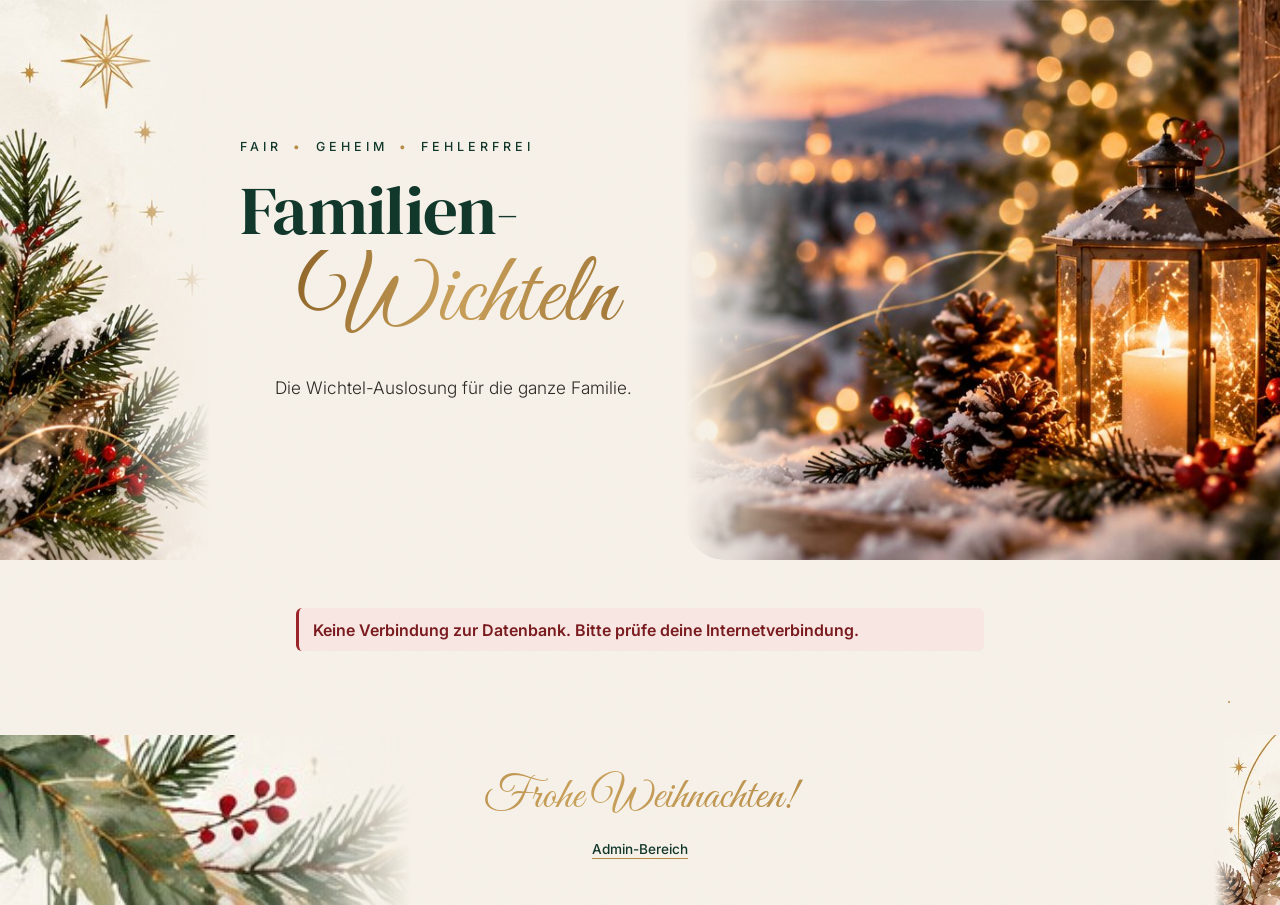
<file: index.html>
<!DOCTYPE html>
<html lang="de">
<head>
  <meta charset="UTF-8">
  <meta name="viewport" content="width=device-width, initial-scale=1">
  <meta name="robots" content="noindex, nofollow">
  <meta name="referrer" content="no-referrer">
  <title>Familien-Wichteln</title>
  <link rel="preconnect" href="https://fonts.googleapis.com">
  <link rel="preconnect" href="https://fonts.gstatic.com" crossorigin>
  <link href="https://fonts.googleapis.com/css2?family=DM+Serif+Display:ital@0;1&family=Great+Vibes&family=Inter:wght@300;400;500;600&display=swap" rel="stylesheet">
  <link rel="stylesheet" href="style.css">
</head>
<body>
  <div class="funkeln" aria-hidden="true"></div>

  <header class="kopf">
    <img class="kopf-zweig" src="bilder/zweig-sterne.jpg" alt="" aria-hidden="true">
    <div class="kopf-text">
      <p class="eyebrow">Fair <span>•</span> Geheim <span>•</span> Fehlerfrei</p>
      <h1>Familien-<span class="skript">Wichteln</span></h1>
      <p class="untertitel">Die Wichtel-Auslosung für die ganze Familie.</p>
    </div>
    <div class="kopf-bild">
      <img src="bilder/laterne.jpg" alt="Laterne mit Kerze vor einer verschneiten Winterlandschaft">
    </div>
  </header>

  <main>
    <!-- Allgemeine Meldungen -->
    <p id="meldung-global" class="meldung meldung-global" role="alert" hidden></p>

    <section id="ansicht-laden" class="karte">
      <p class="hinweis zentriert">🎄 Einen Moment, die Wichtel-Werkstatt öffnet ...</p>
    </section>

    <section id="ansicht-nicht-eingerichtet" class="karte" hidden>
      <h2>Noch nicht eingerichtet</h2>
      <p class="hinweis">
        Das Tool ist noch nicht mit der Datenbank verbunden. Trag in der Datei <code>config.js</code>
        die Supabase-Adresse und den Schlüssel ein. Wie das geht, steht in <code>EINRICHTUNG.md</code>.
      </p>
    </section>

    <!-- =====================================================
         Teilnehmer-Bereich (das ist die Seite hinter dem Einladungslink)
         ===================================================== -->
    <div id="teilnehmer-bereich" hidden>

      <!-- Regeln -->
      <section class="karte info-karte" aria-labelledby="tn-titel-regeln">
        <h2 id="tn-titel-regeln">Unsere Wichtel-Regeln</h2>
        <ul class="regeln">
          <li><span class="regel-symbol" aria-hidden="true"><svg viewBox="0 0 24 24"><rect x="3.5" y="9" width="17" height="11.5" rx="1"/><path d="M2.5 9h19v-3h-19z"/><path d="M12 6v14.5"/><path d="M12 6c-1.5-3.5-5.5-3.5-5.5-1S10 6 12 6zm0 0c1.5-3.5 5.5-3.5 5.5-1S14 6 12 6z"/></svg></span><span>Jede Person beschenkt <strong>genau eine</strong> andere Person und bekommt selbst <strong>genau ein</strong> Geschenk.</span></li>
          <li><span class="regel-symbol" aria-hidden="true"><svg viewBox="0 0 24 24"><circle cx="12" cy="8" r="3.5"/><path d="M5 20c.8-3.8 3.6-6 7-6s6.2 2.2 7 6"/><path d="M4 4l16 16"/></svg></span><span>Niemand kann sich selbst ziehen. Das prüft das Tool automatisch.</span></li>
          <li class="regel-budget"><span class="regel-symbol" aria-hidden="true"><svg viewBox="0 0 24 24"><circle cx="12" cy="12" r="8.5"/><path d="M15.5 8.5a4 4 0 1 0 0 7"/><path d="M8 10.8h5.5M8 13.2h5.5"/></svg></span><span>Budget: höchstens <strong class="budget-wert"></strong> pro Geschenk.</span></li>
          <li><span class="regel-symbol" aria-hidden="true"><svg viewBox="0 0 24 24"><rect x="5" y="10.5" width="14" height="10" rx="1.5"/><path d="M8 10.5V7.5a4 4 0 0 1 8 0v3"/><circle cx="12" cy="15.5" r="1.3"/></svg></span><span>Psst! Verrate niemandem, wen du beschenkst. Die Überraschung ist das Schönste.</span></li>
          <li><span class="regel-symbol" aria-hidden="true"><svg viewBox="0 0 24 24"><path d="M6 3.5h9l3.5 3.5v13.5H6z"/><path d="M15 3.5V7h3.5"/><path d="M9 11h6.5M9 14h6.5M9 17h4"/></svg></span><span>Jede Person darf bis zu <strong>3 Geschenkwünsche</strong> hinterlegen. Die Wünsche sind Anregungen, keine Pflicht.</span></li>
        </ul>
      </section>

      <!-- Anleitung -->
      <section class="karte info-karte" aria-labelledby="tn-titel-anleitung">
        <h2 id="tn-titel-anleitung">So funktioniert's</h2>
        <ol class="anleitung">
          <li><strong>Anmelden:</strong> Trag deinen Namen und bis zu 3 Geschenkwünsche ein.</li>
          <li><strong>Code merken:</strong> Du bekommst einen persönlichen Code. Dieses Gerät merkt ihn sich, schreib ihn dir aber zur Sicherheit auf.</li>
          <li><strong>Auslosung abwarten:</strong> Wenn alle angemeldet sind, startet die Organisatorin oder der Organisator die Auslosung.</li>
          <li><strong>Wichtel aufdecken:</strong> Öffne danach wieder diesen Link. Du siehst nur, wen <em>du</em> beschenkst, samt Wunschzettel. Niemand sonst sieht das.</li>
          <li><strong>Schenken:</strong> Geschenk im Budget besorgen, geheim halten und beim Wichteln überreichen. 🎄</li>
        </ol>
      </section>

      <!-- Neu hier: anmelden -->
      <section id="tn-anmelden" class="karte" hidden>
        <h2>Mach mit beim Wichteln!</h2>
        <p class="hinweis">Trag deinen Namen und bis zu 3 Geschenkwünsche ein. Danach bekommst du deinen persönlichen Code.</p>
        <form id="form-anmelden" autocomplete="off">
          <label class="feld">Dein Name
            <input id="anmelden-name" type="text" maxlength="40" placeholder="z. B. Oma Erika" required>
          </label>
          <div class="wunsch-felder">
            <label>1. Wunsch <input type="text" name="wunsch" maxlength="80" placeholder="z. B. ein gutes Buch"></label>
            <label>2. Wunsch <input type="text" name="wunsch" maxlength="80" placeholder="z. B. Kuschelsocken"></label>
            <label>3. Wunsch <input type="text" name="wunsch" maxlength="80" placeholder="z. B. Pralinen"></label>
          </div>
          <p id="meldung-anmelden" class="meldung" role="alert" hidden></p>
          <div class="aktionen">
            <button type="button" class="link-knopf zeige-code-login">Ich bin schon angemeldet</button>
            <button type="submit" class="knopf knopf-haupt">🎄 Anmelden</button>
          </div>
        </form>
      </section>

      <!-- Anmeldung geschlossen -->
      <section id="tn-geschlossen" class="karte" hidden>
        <h2>Die Auslosung ist schon gelaufen</h2>
        <p class="hinweis">Neue Anmeldungen sind nicht mehr möglich. Wenn du schon angemeldet bist, gib unten deinen persönlichen Code ein.</p>
      </section>

      <!-- Mit Code anmelden -->
      <section id="tn-code-login" class="karte" hidden>
        <h2>Mit deinem Code weiter</h2>
        <p class="hinweis">Den Code hast du bei deiner Anmeldung bekommen, z. B. <code>A1B2-C3D4-E5F6-7890</code>.</p>
        <form id="form-code" class="eingabezeile" autocomplete="off">
          <label for="eingabe-code" class="versteckt">Persönlicher Code</label>
          <input id="eingabe-code" type="text" maxlength="30" placeholder="Dein Code" autocapitalize="characters" spellcheck="false">
          <button type="submit" class="knopf">Weiter</button>
        </form>
        <p id="meldung-code" class="meldung" role="alert" hidden></p>
        <div class="aktionen">
          <button id="knopf-zur-anmeldung" type="button" class="link-knopf">Ich bin neu und möchte mich anmelden</button>
        </div>
      </section>

      <!-- Nach der Anmeldung: Code zeigen -->
      <section id="tn-neuer-code" class="karte" hidden>
        <h2>Geschafft, du bist dabei! 🎉</h2>
        <p class="hinweis">Das ist dein persönlicher Code. Dieses Gerät merkt ihn sich. Schreib ihn dir trotzdem auf, damit du dein Ergebnis auch auf einem anderen Gerät sehen kannst.</p>
        <p id="neuer-code" class="code-anzeige"></p>
        <div class="aktionen">
          <button id="knopf-code-link-kopieren" type="button" class="knopf knopf-dezent">🔗 Persönlichen Link kopieren</button>
          <button id="knopf-code-weiter" type="button" class="knopf knopf-haupt">Weiter</button>
        </div>
        <p class="klein">Gib den Code und deinen persönlichen Link an niemanden weiter.</p>
      </section>

      <!-- Angemeldet -->
      <section id="tn-ich" class="karte" hidden>
        <h2>Hallo <span id="ich-name"></span>! 👋</h2>

        <div id="ich-wartet">
          <p class="status-box">⏳ Die Auslosung hat noch nicht stattgefunden. Schau später wieder vorbei, dann erfährst du hier, wen du beschenkst.</p>
        </div>

        <div id="ich-ausgelost" hidden>
          <p class="hinweis">Die Auslosung ist fertig! Achte darauf, dass niemand mitschaut.</p>
          <div id="ich-verdeckt">
            <button id="knopf-aufdecken" class="knopf knopf-haupt knopf-gross" type="button">🎁 Meinen Wichtel aufdecken</button>
          </div>
          <div id="ich-aufgedeckt" class="aufgedeckt" hidden>
            <p class="geschenk-symbol" aria-hidden="true">🎁</p>
            <p>Du beschenkst:</p>
            <p id="ich-empfaenger" class="empfaenger"></p>
            <div class="wunschzettel">
              <p class="wunschzettel-titel">📝 Wunschzettel</p>
              <ul id="ich-empfaenger-wuensche"></ul>
              <p id="ich-keine-wuensche" class="klein" hidden>Keine Wünsche hinterlegt. Lass dich inspirieren!</p>
            </div>
            <p class="budget-hinweis">💶 Budget: höchstens <strong class="budget-wert"></strong></p>
            <p class="klein">Pssst! Verrate es niemandem. 🤫</p>
            <button id="knopf-verbergen" class="knopf knopf-dezent" type="button">Wieder verbergen</button>
          </div>
        </div>

        <details class="eigene-wuensche">
          <summary>📝 Meine eigenen Wünsche bearbeiten</summary>
          <form id="form-eigene-wuensche" autocomplete="off">
            <div class="wunsch-felder">
              <label>1. Wunsch <input type="text" name="wunsch" maxlength="80"></label>
              <label>2. Wunsch <input type="text" name="wunsch" maxlength="80"></label>
              <label>3. Wunsch <input type="text" name="wunsch" maxlength="80"></label>
            </div>
            <p id="meldung-eigene-wuensche" class="meldung" role="alert" hidden></p>
            <p id="erfolg-eigene-wuensche" class="erfolg" hidden>✓ Gespeichert. Dein Wichtel sieht jetzt deine neuen Wünsche.</p>
            <div class="aktionen">
              <span></span>
              <button type="submit" class="knopf">Wünsche speichern</button>
            </div>
          </form>
        </details>

        <div class="aktionen">
          <button id="knopf-ich-link" type="button" class="link-knopf">🔗 Persönlichen Link kopieren</button>
          <button id="knopf-abmelden" type="button" class="link-knopf">Auf diesem Gerät abmelden</button>
        </div>
      </section>

      <!-- Wer ist dabei -->
      <section class="karte info-karte">
        <h2>Schon dabei <span id="dabei-anzahl" class="anzahl-blase"></span></h2>
        <ul id="dabei-liste" class="chips"></ul>
        <p id="dabei-leer" class="leer">Noch niemand angemeldet. Sei die oder der Erste!</p>
      </section>
    </div>

    <!-- =====================================================
         Admin-Bereich (erreichbar über …/#admin)
         ===================================================== -->
    <div id="admin-bereich" hidden>
      <section id="admin-login" class="karte" hidden>
        <h2>👑 Admin-Bereich</h2>
        <p class="hinweis">Hier organisierst du das Wichteln. Bitte gib das Admin-Passwort ein, das du bei der Einrichtung festgelegt hast.</p>
        <form id="form-admin-login" class="eingabezeile">
          <label for="eingabe-admin-passwort" class="versteckt">Admin-Passwort</label>
          <input id="eingabe-admin-passwort" type="password" placeholder="Admin-Passwort" autocomplete="current-password">
          <button type="submit" class="knopf">Anmelden</button>
        </form>
        <p id="meldung-admin-login" class="meldung" role="alert" hidden></p>
      </section>

      <div id="admin-dashboard" hidden>
        <section class="karte info-karte">
          <h2>👑 Admin-Bereich</h2>
          <p class="status-box" id="admin-status"></p>
          <p class="hinweis">Du siehst hier, wer mitmacht, aber <strong>nicht</strong>, wer wen beschenkt. Die Auslosung passiert geheim auf dem Server.</p>
          <div class="aktionen">
            <button id="knopf-admin-aktualisieren" type="button" class="knopf knopf-dezent">🔄 Aktualisieren</button>
            <button id="knopf-admin-abmelden" type="button" class="knopf knopf-dezent">Admin abmelden</button>
          </div>
        </section>

        <section class="karte info-karte">
          <h2>Einladungslink</h2>
          <p class="hinweis">Diesen Link schickst du an alle. Darüber melden sie sich an und sehen später ihr Ergebnis. Der Admin-Bereich ist mit deinem Passwort geschützt.</p>
          <p id="einladungslink" class="link-anzeige"></p>
          <div class="aktionen">
            <button id="knopf-einladung-kopieren" type="button" class="knopf knopf-dezent">🔗 Link kopieren</button>
            <a id="knopf-einladung-whatsapp" class="knopf knopf-haupt" target="_blank" rel="noopener">WhatsApp</a>
            <a id="knopf-einladung-mail" class="knopf knopf-haupt">E-Mail</a>
          </div>
        </section>

        <section class="karte info-karte">
          <h2>Regeln</h2>
          <p>💶 Budget: höchstens <strong class="budget-wert"></strong> pro Geschenk.
            <button id="knopf-budget-bearbeiten" class="link-knopf" type="button">✏️ Budget ändern</button></p>
          <form id="form-budget" class="budget-form" hidden>
            <label for="eingabe-budget">Budget pro Geschenk in €</label>
            <div class="eingabezeile">
              <input id="eingabe-budget" type="number" min="1" max="10000" step="1" inputmode="numeric">
              <button type="submit" class="knopf">Speichern</button>
              <button id="knopf-budget-abbrechen" type="button" class="knopf knopf-dezent">Abbrechen</button>
            </div>
            <p id="meldung-budget" class="meldung" role="alert" hidden></p>
          </form>
        </section>

        <section class="karte info-karte">
          <h2>Teilnehmende <span id="admin-anzahl" class="anzahl-blase"></span></h2>
          <ul id="admin-liste" class="liste"></ul>
          <p id="admin-leer" class="leer">Noch niemand angemeldet. Verschick zuerst den Einladungslink.</p>

          <div id="admin-offen-aktionen" class="aktionen">
            <span></span>
            <button id="knopf-auslosen" type="button" class="knopf knopf-haupt">🎲 Anmeldung schließen &amp; auslosen</button>
          </div>
          <div id="admin-ausgelost-aktionen" class="aktionen" hidden>
            <button id="knopf-auslosung-zuruecksetzen" type="button" class="knopf knopf-dezent">Auslosung zurücksetzen</button>
            <button id="knopf-runde-loeschen" type="button" class="knopf knopf-gefahr">Runde beenden &amp; alles löschen</button>
          </div>
          <p id="meldung-admin" class="meldung" role="alert" hidden></p>
        </section>

        <section class="karte info-karte">
          <h2>So organisierst du das Wichteln</h2>
          <ol class="anleitung">
            <li><strong>Budget prüfen:</strong> Leg oben fest, wie viel ein Geschenk höchstens kosten darf.</li>
            <li><strong>Einladen:</strong> Schick den Einladungslink an alle, per WhatsApp oder E-Mail.</li>
            <li><strong>Anmeldungen abwarten:</strong> Jede Person meldet sich selbst an und trägt bis zu 3 Wünsche ein. Hier siehst du, wer schon dabei ist.</li>
            <li><strong>Auslosen:</strong> Wenn alle dabei sind, klick auf „Anmeldung schließen &amp; auslosen“. Danach kann sich niemand mehr anmelden.</li>
            <li><strong>Bescheid sagen:</strong> Gib allen kurz Bescheid. Alle öffnen wieder den Link und decken ihren Wichtel auf.</li>
            <li><strong>Aufräumen:</strong> Nach dem Wichteln „Runde beenden &amp; alles löschen“. Das Budget bleibt fürs nächste Jahr.</li>
          </ol>
        </section>
      </div>
    </div>
  </main>

  <footer class="fuss">
    <img class="fuss-zweig fuss-zweig-links" src="bilder/zweig-boden.jpg" alt="" aria-hidden="true">
    <img class="fuss-zweig fuss-zweig-rechts" src="bilder/zweig-ecke.jpg" alt="" aria-hidden="true">
    <p class="fuss-gruss">Frohe Weihnachten!</p>
    <p><a id="link-bereich-wechsel" href="#admin">Admin-Bereich</a></p>
  </footer>

  <script src="config.js"></script>
  <script src="script.js"></script>
</body>
</html>
</file>
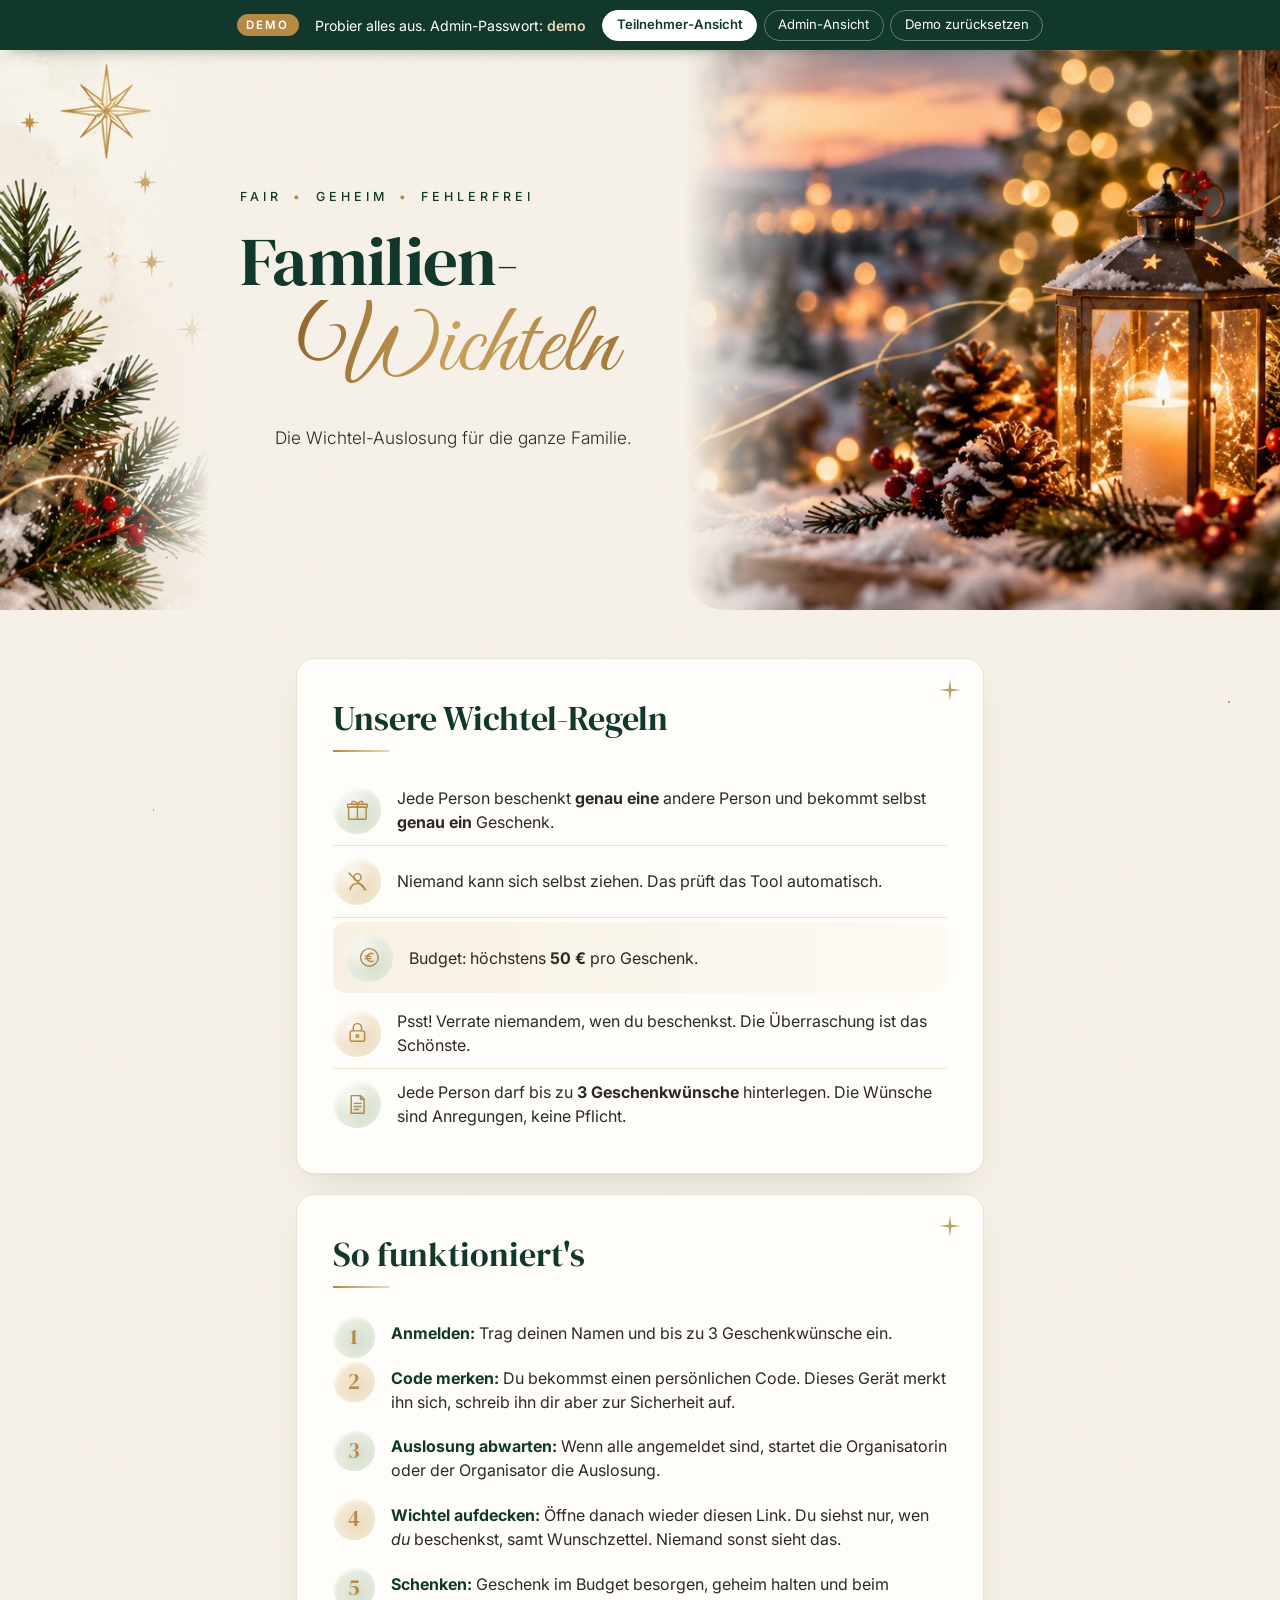
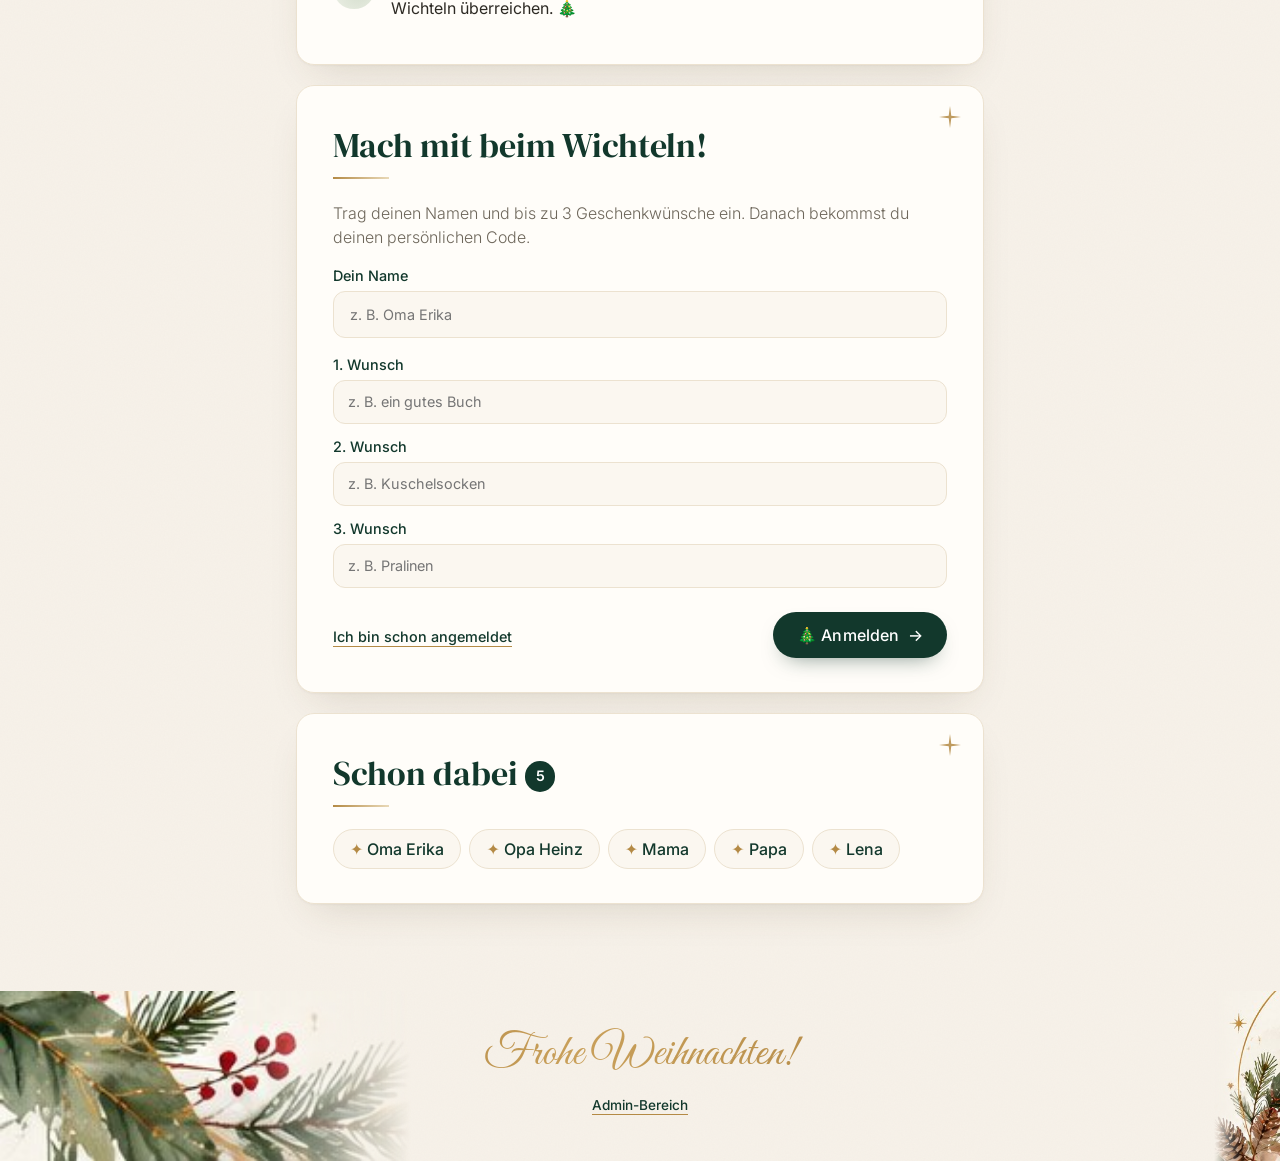
<file: demo/index.html>
<!DOCTYPE html>
<html lang="de">
<head>
  <meta charset="UTF-8">
  <meta name="viewport" content="width=device-width, initial-scale=1">
    <meta name="referrer" content="no-referrer">
  <title>Familien-Wichteln · Demo</title>
  <link rel="preconnect" href="https://fonts.googleapis.com">
  <link rel="preconnect" href="https://fonts.gstatic.com" crossorigin>
  <link href="https://fonts.googleapis.com/css2?family=DM+Serif+Display:ital@0;1&family=Great+Vibes&family=Inter:wght@300;400;500;600&display=swap" rel="stylesheet">
  <link rel="stylesheet" href="style.css">
  <link rel="stylesheet" href="demo.css">
</head>
<body>
  <div class="funkeln" aria-hidden="true"></div>

  <header class="kopf">
    <img class="kopf-zweig" src="bilder/zweig-sterne.jpg" alt="" aria-hidden="true">
    <div class="kopf-text">
      <p class="eyebrow">Fair <span>•</span> Geheim <span>•</span> Fehlerfrei</p>
      <h1>Familien-<span class="skript">Wichteln</span></h1>
      <p class="untertitel">Die Wichtel-Auslosung für die ganze Familie.</p>
    </div>
    <div class="kopf-bild">
      <img src="bilder/laterne.jpg" alt="Laterne mit Kerze vor einer verschneiten Winterlandschaft">
    </div>
  </header>

  <main>
    <!-- Allgemeine Meldungen -->
    <p id="meldung-global" class="meldung meldung-global" role="alert" hidden></p>

    <section id="ansicht-laden" class="karte">
      <p class="hinweis zentriert">🎄 Einen Moment, die Wichtel-Werkstatt öffnet ...</p>
    </section>

    <section id="ansicht-nicht-eingerichtet" class="karte" hidden>
      <h2>Noch nicht eingerichtet</h2>
      <p class="hinweis">
        Das Tool ist noch nicht mit der Datenbank verbunden. Trag in der Datei <code>config.js</code>
        die Supabase-Adresse und den Schlüssel ein. Wie das geht, steht in <code>EINRICHTUNG.md</code>.
      </p>
    </section>

    <!-- =====================================================
         Teilnehmer-Bereich (das ist die Seite hinter dem Einladungslink)
         ===================================================== -->
    <div id="teilnehmer-bereich" hidden>

      <!-- Regeln -->
      <section class="karte info-karte" aria-labelledby="tn-titel-regeln">
        <h2 id="tn-titel-regeln">Unsere Wichtel-Regeln</h2>
        <ul class="regeln">
          <li><span class="regel-symbol" aria-hidden="true"><svg viewBox="0 0 24 24"><rect x="3.5" y="9" width="17" height="11.5" rx="1"/><path d="M2.5 9h19v-3h-19z"/><path d="M12 6v14.5"/><path d="M12 6c-1.5-3.5-5.5-3.5-5.5-1S10 6 12 6zm0 0c1.5-3.5 5.5-3.5 5.5-1S14 6 12 6z"/></svg></span><span>Jede Person beschenkt <strong>genau eine</strong> andere Person und bekommt selbst <strong>genau ein</strong> Geschenk.</span></li>
          <li><span class="regel-symbol" aria-hidden="true"><svg viewBox="0 0 24 24"><circle cx="12" cy="8" r="3.5"/><path d="M5 20c.8-3.8 3.6-6 7-6s6.2 2.2 7 6"/><path d="M4 4l16 16"/></svg></span><span>Niemand kann sich selbst ziehen. Das prüft das Tool automatisch.</span></li>
          <li class="regel-budget"><span class="regel-symbol" aria-hidden="true"><svg viewBox="0 0 24 24"><circle cx="12" cy="12" r="8.5"/><path d="M15.5 8.5a4 4 0 1 0 0 7"/><path d="M8 10.8h5.5M8 13.2h5.5"/></svg></span><span>Budget: höchstens <strong class="budget-wert"></strong> pro Geschenk.</span></li>
          <li><span class="regel-symbol" aria-hidden="true"><svg viewBox="0 0 24 24"><rect x="5" y="10.5" width="14" height="10" rx="1.5"/><path d="M8 10.5V7.5a4 4 0 0 1 8 0v3"/><circle cx="12" cy="15.5" r="1.3"/></svg></span><span>Psst! Verrate niemandem, wen du beschenkst. Die Überraschung ist das Schönste.</span></li>
          <li><span class="regel-symbol" aria-hidden="true"><svg viewBox="0 0 24 24"><path d="M6 3.5h9l3.5 3.5v13.5H6z"/><path d="M15 3.5V7h3.5"/><path d="M9 11h6.5M9 14h6.5M9 17h4"/></svg></span><span>Jede Person darf bis zu <strong>3 Geschenkwünsche</strong> hinterlegen. Die Wünsche sind Anregungen, keine Pflicht.</span></li>
        </ul>
      </section>

      <!-- Anleitung -->
      <section class="karte info-karte" aria-labelledby="tn-titel-anleitung">
        <h2 id="tn-titel-anleitung">So funktioniert's</h2>
        <ol class="anleitung">
          <li><strong>Anmelden:</strong> Trag deinen Namen und bis zu 3 Geschenkwünsche ein.</li>
          <li><strong>Code merken:</strong> Du bekommst einen persönlichen Code. Dieses Gerät merkt ihn sich, schreib ihn dir aber zur Sicherheit auf.</li>
          <li><strong>Auslosung abwarten:</strong> Wenn alle angemeldet sind, startet die Organisatorin oder der Organisator die Auslosung.</li>
          <li><strong>Wichtel aufdecken:</strong> Öffne danach wieder diesen Link. Du siehst nur, wen <em>du</em> beschenkst, samt Wunschzettel. Niemand sonst sieht das.</li>
          <li><strong>Schenken:</strong> Geschenk im Budget besorgen, geheim halten und beim Wichteln überreichen. 🎄</li>
        </ol>
      </section>

      <!-- Neu hier: anmelden -->
      <section id="tn-anmelden" class="karte" hidden>
        <h2>Mach mit beim Wichteln!</h2>
        <p class="hinweis">Trag deinen Namen und bis zu 3 Geschenkwünsche ein. Danach bekommst du deinen persönlichen Code.</p>
        <form id="form-anmelden" autocomplete="off">
          <label class="feld">Dein Name
            <input id="anmelden-name" type="text" maxlength="40" placeholder="z. B. Oma Erika" required>
          </label>
          <div class="wunsch-felder">
            <label>1. Wunsch <input type="text" name="wunsch" maxlength="80" placeholder="z. B. ein gutes Buch"></label>
            <label>2. Wunsch <input type="text" name="wunsch" maxlength="80" placeholder="z. B. Kuschelsocken"></label>
            <label>3. Wunsch <input type="text" name="wunsch" maxlength="80" placeholder="z. B. Pralinen"></label>
          </div>
          <p id="meldung-anmelden" class="meldung" role="alert" hidden></p>
          <div class="aktionen">
            <button type="button" class="link-knopf zeige-code-login">Ich bin schon angemeldet</button>
            <button type="submit" class="knopf knopf-haupt">🎄 Anmelden</button>
          </div>
        </form>
      </section>

      <!-- Anmeldung geschlossen -->
      <section id="tn-geschlossen" class="karte" hidden>
        <h2>Die Auslosung ist schon gelaufen</h2>
        <p class="hinweis">Neue Anmeldungen sind nicht mehr möglich. Wenn du schon angemeldet bist, gib unten deinen persönlichen Code ein.</p>
      </section>

      <!-- Mit Code anmelden -->
      <section id="tn-code-login" class="karte" hidden>
        <h2>Mit deinem Code weiter</h2>
        <p class="hinweis">Den Code hast du bei deiner Anmeldung bekommen, z. B. <code>A1B2-C3D4-E5F6-7890</code>.</p>
        <form id="form-code" class="eingabezeile" autocomplete="off">
          <label for="eingabe-code" class="versteckt">Persönlicher Code</label>
          <input id="eingabe-code" type="text" maxlength="30" placeholder="Dein Code" autocapitalize="characters" spellcheck="false">
          <button type="submit" class="knopf">Weiter</button>
        </form>
        <p id="meldung-code" class="meldung" role="alert" hidden></p>
        <div class="aktionen">
          <button id="knopf-zur-anmeldung" type="button" class="link-knopf">Ich bin neu und möchte mich anmelden</button>
        </div>
      </section>

      <!-- Nach der Anmeldung: Code zeigen -->
      <section id="tn-neuer-code" class="karte" hidden>
        <h2>Geschafft, du bist dabei! 🎉</h2>
        <p class="hinweis">Das ist dein persönlicher Code. Dieses Gerät merkt ihn sich. Schreib ihn dir trotzdem auf, damit du dein Ergebnis auch auf einem anderen Gerät sehen kannst.</p>
        <p id="neuer-code" class="code-anzeige"></p>
        <div class="aktionen">
          <button id="knopf-code-link-kopieren" type="button" class="knopf knopf-dezent">🔗 Persönlichen Link kopieren</button>
          <button id="knopf-code-weiter" type="button" class="knopf knopf-haupt">Weiter</button>
        </div>
        <p class="klein">Gib den Code und deinen persönlichen Link an niemanden weiter.</p>
      </section>

      <!-- Angemeldet -->
      <section id="tn-ich" class="karte" hidden>
        <h2>Hallo <span id="ich-name"></span>! 👋</h2>

        <div id="ich-wartet">
          <p class="status-box">⏳ Die Auslosung hat noch nicht stattgefunden. Schau später wieder vorbei, dann erfährst du hier, wen du beschenkst.</p>
        </div>

        <div id="ich-ausgelost" hidden>
          <p class="hinweis">Die Auslosung ist fertig! Achte darauf, dass niemand mitschaut.</p>
          <div id="ich-verdeckt">
            <button id="knopf-aufdecken" class="knopf knopf-haupt knopf-gross" type="button">🎁 Meinen Wichtel aufdecken</button>
          </div>
          <div id="ich-aufgedeckt" class="aufgedeckt" hidden>
            <p class="geschenk-symbol" aria-hidden="true">🎁</p>
            <p>Du beschenkst:</p>
            <p id="ich-empfaenger" class="empfaenger"></p>
            <div class="wunschzettel">
              <p class="wunschzettel-titel">📝 Wunschzettel</p>
              <ul id="ich-empfaenger-wuensche"></ul>
              <p id="ich-keine-wuensche" class="klein" hidden>Keine Wünsche hinterlegt. Lass dich inspirieren!</p>
            </div>
            <p class="budget-hinweis">💶 Budget: höchstens <strong class="budget-wert"></strong></p>
            <p class="klein">Pssst! Verrate es niemandem. 🤫</p>
            <button id="knopf-verbergen" class="knopf knopf-dezent" type="button">Wieder verbergen</button>
          </div>
        </div>

        <details class="eigene-wuensche">
          <summary>📝 Meine eigenen Wünsche bearbeiten</summary>
          <form id="form-eigene-wuensche" autocomplete="off">
            <div class="wunsch-felder">
              <label>1. Wunsch <input type="text" name="wunsch" maxlength="80"></label>
              <label>2. Wunsch <input type="text" name="wunsch" maxlength="80"></label>
              <label>3. Wunsch <input type="text" name="wunsch" maxlength="80"></label>
            </div>
            <p id="meldung-eigene-wuensche" class="meldung" role="alert" hidden></p>
            <p id="erfolg-eigene-wuensche" class="erfolg" hidden>✓ Gespeichert. Dein Wichtel sieht jetzt deine neuen Wünsche.</p>
            <div class="aktionen">
              <span></span>
              <button type="submit" class="knopf">Wünsche speichern</button>
            </div>
          </form>
        </details>

        <div class="aktionen">
          <button id="knopf-ich-link" type="button" class="link-knopf">🔗 Persönlichen Link kopieren</button>
          <button id="knopf-abmelden" type="button" class="link-knopf">Auf diesem Gerät abmelden</button>
        </div>
      </section>

      <!-- Wer ist dabei -->
      <section class="karte info-karte">
        <h2>Schon dabei <span id="dabei-anzahl" class="anzahl-blase"></span></h2>
        <ul id="dabei-liste" class="chips"></ul>
        <p id="dabei-leer" class="leer">Noch niemand angemeldet. Sei die oder der Erste!</p>
      </section>
    </div>

    <!-- =====================================================
         Admin-Bereich (erreichbar über …/#admin)
         ===================================================== -->
    <div id="admin-bereich" hidden>
      <section id="admin-login" class="karte" hidden>
        <h2>👑 Admin-Bereich</h2>
        <p class="hinweis">Hier organisierst du das Wichteln. Bitte gib das Admin-Passwort ein, das du bei der Einrichtung festgelegt hast.</p>
        <form id="form-admin-login" class="eingabezeile">
          <label for="eingabe-admin-passwort" class="versteckt">Admin-Passwort</label>
          <input id="eingabe-admin-passwort" type="password" placeholder="Admin-Passwort" autocomplete="current-password">
          <button type="submit" class="knopf">Anmelden</button>
        </form>
        <p id="meldung-admin-login" class="meldung" role="alert" hidden></p>
      </section>

      <div id="admin-dashboard" hidden>
        <section class="karte info-karte">
          <h2>👑 Admin-Bereich</h2>
          <p class="status-box" id="admin-status"></p>
          <p class="hinweis">Du siehst hier, wer mitmacht, aber <strong>nicht</strong>, wer wen beschenkt. Die Auslosung passiert geheim auf dem Server.</p>
          <div class="aktionen">
            <button id="knopf-admin-aktualisieren" type="button" class="knopf knopf-dezent">🔄 Aktualisieren</button>
            <button id="knopf-admin-abmelden" type="button" class="knopf knopf-dezent">Admin abmelden</button>
          </div>
        </section>

        <section class="karte info-karte">
          <h2>Einladungslink</h2>
          <p class="hinweis">Diesen Link schickst du an alle. Darüber melden sie sich an und sehen später ihr Ergebnis. Der Admin-Bereich ist mit deinem Passwort geschützt.</p>
          <p id="einladungslink" class="link-anzeige"></p>
          <div class="aktionen">
            <button id="knopf-einladung-kopieren" type="button" class="knopf knopf-dezent">🔗 Link kopieren</button>
            <a id="knopf-einladung-whatsapp" class="knopf knopf-haupt" target="_blank" rel="noopener">WhatsApp</a>
            <a id="knopf-einladung-mail" class="knopf knopf-haupt">E-Mail</a>
          </div>
        </section>

        <section class="karte info-karte">
          <h2>Regeln</h2>
          <p>💶 Budget: höchstens <strong class="budget-wert"></strong> pro Geschenk.
            <button id="knopf-budget-bearbeiten" class="link-knopf" type="button">✏️ Budget ändern</button></p>
          <form id="form-budget" class="budget-form" hidden>
            <label for="eingabe-budget">Budget pro Geschenk in €</label>
            <div class="eingabezeile">
              <input id="eingabe-budget" type="number" min="1" max="10000" step="1" inputmode="numeric">
              <button type="submit" class="knopf">Speichern</button>
              <button id="knopf-budget-abbrechen" type="button" class="knopf knopf-dezent">Abbrechen</button>
            </div>
            <p id="meldung-budget" class="meldung" role="alert" hidden></p>
          </form>
        </section>

        <section class="karte info-karte">
          <h2>Teilnehmende <span id="admin-anzahl" class="anzahl-blase"></span></h2>
          <ul id="admin-liste" class="liste"></ul>
          <p id="admin-leer" class="leer">Noch niemand angemeldet. Verschick zuerst den Einladungslink.</p>

          <div id="admin-offen-aktionen" class="aktionen">
            <span></span>
            <button id="knopf-auslosen" type="button" class="knopf knopf-haupt">🎲 Anmeldung schließen &amp; auslosen</button>
          </div>
          <div id="admin-ausgelost-aktionen" class="aktionen" hidden>
            <button id="knopf-auslosung-zuruecksetzen" type="button" class="knopf knopf-dezent">Auslosung zurücksetzen</button>
            <button id="knopf-runde-loeschen" type="button" class="knopf knopf-gefahr">Runde beenden &amp; alles löschen</button>
          </div>
          <p id="meldung-admin" class="meldung" role="alert" hidden></p>
        </section>

        <section class="karte info-karte">
          <h2>So organisierst du das Wichteln</h2>
          <ol class="anleitung">
            <li><strong>Budget prüfen:</strong> Leg oben fest, wie viel ein Geschenk höchstens kosten darf.</li>
            <li><strong>Einladen:</strong> Schick den Einladungslink an alle, per WhatsApp oder E-Mail.</li>
            <li><strong>Anmeldungen abwarten:</strong> Jede Person meldet sich selbst an und trägt bis zu 3 Wünsche ein. Hier siehst du, wer schon dabei ist.</li>
            <li><strong>Auslosen:</strong> Wenn alle dabei sind, klick auf „Anmeldung schließen &amp; auslosen“. Danach kann sich niemand mehr anmelden.</li>
            <li><strong>Bescheid sagen:</strong> Gib allen kurz Bescheid. Alle öffnen wieder den Link und decken ihren Wichtel auf.</li>
            <li><strong>Aufräumen:</strong> Nach dem Wichteln „Runde beenden &amp; alles löschen“. Das Budget bleibt fürs nächste Jahr.</li>
          </ol>
        </section>
      </div>
    </div>
  </main>

  <footer class="fuss">
    <img class="fuss-zweig fuss-zweig-links" src="bilder/zweig-boden.jpg" alt="" aria-hidden="true">
    <img class="fuss-zweig fuss-zweig-rechts" src="bilder/zweig-ecke.jpg" alt="" aria-hidden="true">
    <p class="fuss-gruss">Frohe Weihnachten!</p>
    <p><a id="link-bereich-wechsel" href="#admin">Admin-Bereich</a></p>
  </footer>

  <script src="demo-backend.js"></script>
  <script src="script.js"></script>
</body>
</html>
</file>
<file: style.css>
:root {
  --seite: #f7f2ea;
  --papier: #fffdf9;
  --gruen: #12382c;
  --gruen-dunkel: #0b2a20;
  --gruen-hell: #e7ece4;
  --salbei: #dfe5d8;
  --rot: #9b2428;
  --rot-dunkel: #7a1b1f;
  --rot-hell: #f7e6e2;
  --gold: #b48a45;
  --gold-hell: #e9d9b8;
  --text: #2d2a24;
  --text-dezent: #6e675b;
  --rand: #ece2d0;
  --creme: #fbf7f0;
  --weiss: #ffffff;
  --radius: 18px;
  --schrift-hand: "DM Serif Display", Georgia, "Times New Roman", serif;
  --schrift-skript: "Great Vibes", "Segoe Script", cursive;
  --schrift-text: "Inter", system-ui, -apple-system, "Segoe UI", sans-serif;
}

* {
  box-sizing: border-box;
}

[hidden] {
  display: none !important;
}

body {
  margin: 0;
  font-family: var(--schrift-text);
  color: var(--text);
  line-height: 1.5;
  background-color: var(--creme);
  /* Verstreute Weihnachts-Doodles als Kachelmuster */
  background-image: url('data:image/svg+xml;utf8,<svg xmlns="http://www.w3.org/2000/svg" width="340" height="360"><g opacity="0.22"><text x="20" y="40" font-size="30" transform="rotate(-10 20 40)">%F0%9F%8E%85</text><text x="130" y="30" font-size="30" transform="rotate(8 130 30)">%F0%9F%8E%84</text><text x="240" y="60" font-size="30" transform="rotate(-6 240 60)">%F0%9F%A6%8C</text><text x="60" y="140" font-size="30" transform="rotate(12 60 140)">%F0%9F%8E%81</text><text x="180" y="150" font-size="30" transform="rotate(-8 180 150)">%E2%9B%84</text><text x="290" y="170" font-size="30" transform="rotate(10 290 170)">%F0%9F%A7%A6</text><text x="30" y="250" font-size="30" transform="rotate(-12 30 250)">%F0%9F%94%94</text><text x="120" y="240" font-size="30" transform="rotate(0 120 240)">%E2%AD%90</text><text x="220" y="260" font-size="30" transform="rotate(15 220 260)">%F0%9F%8D%AC</text><text x="300" y="90" font-size="30" transform="rotate(0 300 90)">%E2%9D%84%EF%B8%8F</text><text x="90" y="320" font-size="30" transform="rotate(-5 90 320)">%F0%9F%8D%AA</text><text x="260" y="330" font-size="30" transform="rotate(6 260 330)">%F0%9F%8E%80</text></g></svg>');
  background-size: 340px 360px;
  min-height: 100vh;
}

.versteckt {
  position: absolute;
  width: 1px;
  height: 1px;
  overflow: hidden;
  clip: rect(0 0 0 0);
}

/* Leise rieselnder Schnee */
.schnee {
  position: fixed;
  inset: 0;
  pointer-events: none;
  z-index: 0;
  background-image:
    radial-gradient(4px 4px at 20px 30px, #fff 50%, transparent 51%),
    radial-gradient(3px 3px at 90px 120px, #fff 50%, transparent 51%),
    radial-gradient(5px 5px at 160px 60px, #fff 50%, transparent 51%),
    radial-gradient(3px 3px at 230px 170px, #fff 50%, transparent 51%),
    radial-gradient(4px 4px at 60px 210px, #fff 50%, transparent 51%);
  background-size: 260px 260px;
  filter: drop-shadow(0 0 1px rgba(150, 170, 190, 0.9));
  animation: rieseln 18s linear infinite;
}

@keyframes rieseln {
  from { background-position: 0 0; }
  to { background-position: 40px 260px; }
}

@media (prefers-reduced-motion: reduce) {
  .schnee { animation: none; }
}

/* Kopfbereich */
.kopf {
  position: relative;
  z-index: 1;
  background: var(--rot);
  background-image: radial-gradient(circle at 50% -40%, #e3524a 0%, var(--rot) 60%);
  color: var(--weiss);
  text-align: center;
  padding: 1.25rem 1rem 2.4rem;
}

/* Wellenkante wie Schnee am unteren Rand */
.kopf::after {
  content: "";
  position: absolute;
  left: 0;
  right: 0;
  bottom: -1px;
  height: 22px;
  background: radial-gradient(circle at 15px 0, transparent 14px, var(--creme) 15px) repeat-x;
  background-size: 30px 22px;
}

.girlande {
  display: flex;
  justify-content: center;
  gap: 0.6rem;
  font-size: 1.8rem;
}

.girlande span {
  display: inline-block;
  animation: wackeln 3s ease-in-out infinite;
}

.girlande span:nth-child(even) {
  animation-delay: 1.5s;
}

@keyframes wackeln {
  0%, 100% { transform: rotate(-8deg); }
  50% { transform: rotate(8deg); }
}

.kopf h1 {
  margin: 0.3rem 0 0;
  font-family: var(--schrift-hand);
  font-weight: 400;
  font-size: 3.4rem;
  line-height: 1.05;
  letter-spacing: 0.02em;
  text-shadow: 2px 3px 0 var(--rot-dunkel);
}

.untertitel {
  margin: 0.35rem 0 0;
  font-weight: 600;
  opacity: 0.95;
}

/* Schrittanzeige */
.schritte {
  position: relative;
  z-index: 1;
}

.schritte ol {
  display: flex;
  justify-content: center;
  gap: 0.5rem;
  list-style: none;
  margin: 0;
  padding: 1rem;
  flex-wrap: wrap;
}

.schritte li {
  padding: 0.35rem 0.9rem;
  border-radius: 999px;
  font-size: 0.9rem;
  font-weight: 600;
  color: var(--text-dezent);
  background: var(--weiss);
  border: 2px dashed var(--rand);
}

.schritte li.aktiv {
  background: var(--gruen);
  border: 2px solid var(--gruen);
  color: var(--weiss);
}

.schritte li.aktiv::before {
  content: "⭐ ";
}

.schritte li.erledigt {
  background: var(--gruen-hell);
  border: 2px solid var(--gruen-hell);
  color: var(--gruen);
}

.schritte li.erledigt::before {
  content: "✓ ";
}

/* Inhalt */
main {
  position: relative;
  z-index: 1;
  max-width: 640px;
  margin: 0 auto;
  padding: 0 1rem 2rem;
}

.karte {
  position: relative;
  background: var(--weiss);
  border-radius: var(--radius);
  padding: 2rem 1.5rem 1.5rem;
  box-shadow: 0 6px 20px rgba(120, 40, 30, 0.12);
  overflow: hidden;
}

/* Zuckerstangen-Streifen oben auf jeder Karte */
.karte::before {
  content: "";
  position: absolute;
  top: 0;
  left: 0;
  right: 0;
  height: 10px;
  background: repeating-linear-gradient(-45deg, var(--rot) 0 12px, var(--weiss) 12px 24px);
}

.karte h2 {
  margin: 0 0 0.5rem;
  font-family: var(--schrift-hand);
  font-weight: 400;
  font-size: 2.2rem;
  line-height: 1.1;
  color: var(--gruen);
}

.hinweis {
  color: var(--text-dezent);
}

.klein {
  font-size: 0.9rem;
  color: var(--text-dezent);
}

/* Eingabe */
.eingabezeile {
  display: flex;
  gap: 0.5rem;
}

.eingabezeile input {
  flex: 1;
  min-width: 0;
  padding: 0.75rem 1rem;
  font-family: inherit;
  font-size: 1rem;
  border: 2px solid var(--rand);
  border-radius: 12px;
  background: var(--creme);
}

.eingabezeile input:focus {
  outline: none;
  border-color: var(--gruen);
  background: var(--weiss);
}

/* Knöpfe */
.knopf {
  padding: 0.75rem 1.2rem;
  font-family: inherit;
  font-size: 1rem;
  font-weight: 800;
  border: none;
  border-radius: 12px;
  cursor: pointer;
  background: var(--gruen);
  color: var(--weiss);
  box-shadow: 0 3px 0 var(--gruen-dunkel);
  transition: transform 0.1s, filter 0.15s;
}

.knopf:hover {
  filter: brightness(1.1);
}

.knopf:active {
  transform: translateY(2px);
  box-shadow: 0 1px 0 var(--gruen-dunkel);
}

.knopf:disabled {
  opacity: 0.45;
  cursor: not-allowed;
  filter: none;
  transform: none;
}

.knopf-haupt {
  background: var(--rot);
  box-shadow: 0 3px 0 var(--rot-dunkel);
}

.knopf-haupt:active {
  box-shadow: 0 1px 0 var(--rot-dunkel);
}

.knopf-dezent {
  background: var(--gruen-hell);
  color: var(--gruen);
  box-shadow: 0 3px 0 #cfe2c9;
}

.knopf-gefahr {
  background: var(--rot-hell);
  color: var(--rot-dunkel);
  box-shadow: 0 3px 0 #f2c9c6;
}

.aktionen {
  display: flex;
  justify-content: space-between;
  gap: 0.75rem;
  margin-top: 1.5rem;
  flex-wrap: wrap;
}

/* Meldungen */
.meldung {
  margin: 0.75rem 0 0;
  padding: 0.6rem 0.9rem;
  border-radius: 10px;
  background: var(--rot-hell);
  color: var(--rot-dunkel);
  font-weight: 600;
}

/* Listen */
.liste {
  list-style: none;
  padding: 0;
  margin: 1rem 0 0;
}

.liste li {
  display: flex;
  justify-content: space-between;
  align-items: center;
  padding: 0.6rem 0.9rem;
  border: 2px solid var(--rand);
  border-radius: 12px;
  margin-bottom: 0.45rem;
  font-weight: 600;
}

.liste li > span:first-child::before,
.liste-nur-lesen li::before {
  content: "🎄 ";
}

.liste-nur-lesen li {
  justify-content: flex-start;
  background: var(--gruen-hell);
  border-color: transparent;
}

.knopf-entfernen {
  background: none;
  border: none;
  color: var(--rot);
  font-size: 1.2rem;
  cursor: pointer;
  line-height: 1;
  padding: 0.2rem 0.4rem;
}

.leer {
  color: var(--text-dezent);
  font-style: italic;
  text-align: center;
  margin: 1rem 0 0;
}

.anzahl,
.fortschritt {
  font-weight: 800;
  color: var(--gruen);
}

/* Overlay für geheime Ansicht */
.overlay {
  position: fixed;
  inset: 0;
  background: rgba(31, 74, 40, 0.97);
  display: flex;
  align-items: center;
  justify-content: center;
  padding: 1rem;
  z-index: 10;
}

.overlay[hidden] {
  display: none;
}

.overlay-karte {
  position: relative;
  background: var(--weiss);
  border-radius: var(--radius);
  padding: 2.2rem 1.5rem 1.8rem;
  max-width: 420px;
  width: 100%;
  text-align: center;
  overflow: hidden;
  border: 4px solid var(--gold);
}

.overlay-karte::before {
  content: "";
  position: absolute;
  top: 0;
  left: 0;
  right: 0;
  height: 10px;
  background: repeating-linear-gradient(-45deg, var(--rot) 0 12px, var(--weiss) 12px 24px);
}

.overlay-karte h2 {
  font-family: var(--schrift-hand);
  font-weight: 400;
  font-size: 2.2rem;
  color: var(--gruen);
  margin-top: 0;
}

.overlay-karte .aktionen {
  justify-content: center;
}

.geschenk-symbol {
  font-size: 3.5rem;
  margin: 0;
  animation: huepfen 1.2s ease-in-out infinite;
}

@keyframes huepfen {
  0%, 100% { transform: translateY(0); }
  50% { transform: translateY(-8px); }
}

.empfaenger {
  font-family: var(--schrift-hand);
  font-size: 3.2rem;
  line-height: 1.1;
  color: var(--rot);
  margin: 0.3rem 0 1rem;
  word-break: break-word;
}

/* Fußbereich */
.fuss {
  position: relative;
  z-index: 1;
  text-align: center;
  font-size: 0.85rem;
  color: var(--text-dezent);
  padding: 1rem;
}

.fuss-gruss {
  font-family: var(--schrift-hand);
  font-size: 1.8rem;
  color: var(--rot);
  margin: 0;
}

@media (max-width: 480px) {
  .kopf h1 {
    font-size: 2.7rem;
  }

  .girlande {
    font-size: 1.5rem;
    gap: 0.4rem;
  }

  .aktionen .knopf {
    flex: 1 1 100%;
  }
}

/* Infobereich: Regeln und Anleitung */
.info-karte {
  margin-bottom: 1.25rem;
}

.regeln {
  list-style: none;
  padding: 0;
  margin: 0.5rem 0 0;
}

.regeln li {
  display: flex;
  gap: 0.75rem;
  align-items: flex-start;
  padding: 0.55rem 0;
  border-bottom: 2px dotted var(--rand);
}

.regeln li:last-child {
  border-bottom: none;
}

.regel-symbol {
  flex: 0 0 auto;
  font-size: 1.4rem;
  line-height: 1.2;
}

.regel-budget {
  background: #fff6e3;
  border-radius: 12px;
  padding: 0.7rem 0.75rem !important;
  border-bottom: none !important;
  margin: 0.3rem 0;
}

.link-knopf {
  display: inline-block;
  margin-top: 0.2rem;
  padding: 0;
  border: none;
  background: none;
  font: inherit;
  font-size: 0.9rem;
  font-weight: 700;
  color: var(--gruen);
  text-decoration: underline;
  cursor: pointer;
}

.budget-form {
  margin-top: 0.75rem;
}

.budget-form label {
  display: block;
  font-weight: 700;
  margin-bottom: 0.35rem;
}

.budget-form .eingabezeile {
  flex-wrap: wrap;
}

.budget-form input {
  max-width: 140px;
}

.anleitung {
  margin: 0.5rem 0 0;
  padding: 0;
  list-style: none;
  counter-reset: schritt;
}

.anleitung li {
  position: relative;
  padding: 0.5rem 0 0.5rem 2.8rem;
  counter-increment: schritt;
}

.anleitung li::before {
  content: counter(schritt);
  position: absolute;
  left: 0;
  top: 0.45rem;
  width: 2rem;
  height: 2rem;
  border-radius: 50%;
  background: var(--rot);
  color: var(--weiss);
  font-family: var(--schrift-hand);
  font-size: 1.3rem;
  line-height: 2rem;
  text-align: center;
}

.anleitung li:nth-child(even)::before {
  background: var(--gruen);
}

/* Wünsche in der Teilnehmerliste */
.zeilen-knoepfe {
  display: flex;
  align-items: center;
  gap: 0.25rem;
  flex: 0 0 auto;
}

.knopf-wuensche {
  padding: 0.3rem 0.65rem;
  border: none;
  border-radius: 999px;
  background: #fff6e3;
  color: var(--text);
  font: inherit;
  font-size: 0.85rem;
  font-weight: 700;
  cursor: pointer;
  white-space: nowrap;
}

.knopf-wuensche:hover {
  background: #fdebc4;
}

.liste li > span:first-child {
  min-width: 0;
  overflow-wrap: anywhere;
  margin-right: 0.5rem;
}

/* Dialoge dürfen auf kleinen Bildschirmen scrollen */
.overlay-karte {
  max-height: calc(100vh - 2rem);
  overflow-y: auto;
}

.wunsch-felder {
  display: grid;
  gap: 0.75rem;
  text-align: left;
  margin-top: 1rem;
}

.wunsch-felder label {
  font-weight: 700;
  font-size: 0.9rem;
}

.wunsch-felder input {
  display: block;
  width: 100%;
  margin-top: 0.25rem;
  padding: 0.65rem 0.9rem;
  font: inherit;
  font-weight: 400;
  border: 2px solid var(--rand);
  border-radius: 12px;
  background: var(--creme);
}

.wunsch-felder input:focus {
  outline: none;
  border-color: var(--gruen);
  background: var(--weiss);
}

/* Wunschzettel in der geheimen Ansicht */
.wunschzettel {
  text-align: left;
  background: #fff6e3;
  border: 2px dashed var(--gold);
  border-radius: 12px;
  padding: 0.75rem 1rem;
  margin: 0 0 0.75rem;
}

.wunschzettel-titel {
  margin: 0 0 0.25rem;
  font-weight: 800;
}

.wunschzettel ul {
  margin: 0;
  padding-left: 1.3rem;
}

.wunschzettel ul:empty {
  display: none;
}

.wunschzettel .klein {
  margin: 0;
}

.budget-hinweis {
  font-weight: 600;
  margin: 0 0 0.5rem;
}

/* ---------- Online-Version ---------- */
main > .karte,
#teilnehmer-bereich > .karte,
#admin-dashboard > .karte {
  margin-bottom: 1.25rem;
}

.zentriert {
  text-align: center;
}

.meldung-global {
  margin-bottom: 1rem;
}

a.knopf {
  display: inline-block;
  text-decoration: none;
  text-align: center;
}

.knopf-gross {
  display: block;
  width: 100%;
  padding: 1.1rem;
  font-size: 1.2rem;
  margin-top: 0.5rem;
}

.feld {
  display: block;
  font-weight: 700;
  font-size: 0.9rem;
}

.feld input {
  display: block;
  width: 100%;
  margin-top: 0.25rem;
  padding: 0.75rem 1rem;
  font: inherit;
  font-weight: 400;
  border: 2px solid var(--rand);
  border-radius: 12px;
  background: var(--creme);
}

.feld input:focus {
  outline: none;
  border-color: var(--gruen);
  background: var(--weiss);
}

.code-anzeige {
  font-family: ui-monospace, Consolas, monospace;
  font-size: 1.6rem;
  font-weight: 700;
  letter-spacing: 0.08em;
  text-align: center;
  background: #fff6e3;
  border: 2px dashed var(--gold);
  border-radius: 12px;
  padding: 1rem 0.5rem;
  word-break: break-all;
}

.status-box {
  background: var(--gruen-hell);
  color: var(--gruen-dunkel);
  border-radius: 12px;
  padding: 0.8rem 1rem;
  font-weight: 600;
}

.aufgedeckt {
  text-align: center;
  margin-top: 1rem;
}

.eigene-wuensche {
  margin-top: 1.5rem;
  border-top: 2px dotted var(--rand);
  padding-top: 1rem;
}

.eigene-wuensche summary {
  cursor: pointer;
  font-weight: 800;
  color: var(--gruen);
}

.erfolg {
  margin: 0.75rem 0 0;
  padding: 0.6rem 0.9rem;
  border-radius: 10px;
  background: var(--gruen-hell);
  color: var(--gruen-dunkel);
  font-weight: 600;
}

.chips {
  list-style: none;
  padding: 0;
  margin: 0.5rem 0 0;
  display: flex;
  flex-wrap: wrap;
  gap: 0.5rem;
}

.chips li {
  padding: 0.35rem 0.85rem;
  border-radius: 999px;
  background: var(--gruen-hell);
  color: var(--gruen-dunkel);
  font-weight: 700;
}

.chips li::before {
  content: "🎄 ";
}

.anzahl-blase {
  display: inline-block;
  min-width: 2rem;
  padding: 0 0.5rem;
  border-radius: 999px;
  background: var(--rot);
  color: var(--weiss);
  font-family: var(--schrift-text);
  font-size: 1rem;
  font-weight: 800;
  line-height: 2rem;
  text-align: center;
  vertical-align: middle;
}

.link-anzeige {
  font-family: ui-monospace, Consolas, monospace;
  font-size: 0.9rem;
  background: var(--creme);
  border: 2px solid var(--rand);
  border-radius: 10px;
  padding: 0.6rem 0.8rem;
  word-break: break-all;
}

.wunsch-zaehler {
  font-size: 0.85rem;
  font-weight: 700;
  color: var(--text-dezent);
  white-space: nowrap;
}

.fuss a {
  color: var(--gruen);
  font-weight: 700;
}

code {
  background: #fff6e3;
  padding: 0.05rem 0.35rem;
  border-radius: 6px;
}


/* =========================================================
   Winterzauber-Design: helles Creme, Tannengrün und Gold,
   elegante Serifenschrift mit goldener Schreibschrift,
   Laternenfoto im Kopfbereich und Tannenzweige als Schmuck.
   ========================================================= */

body {
  background-color: var(--seite);
  background-image: url('data:image/svg+xml;utf8,<svg xmlns="http://www.w3.org/2000/svg" width="200" height="200"><filter id="p"><feTurbulence type="fractalNoise" baseFrequency="0.7" numOctaves="2" stitchTiles="stitch"/><feColorMatrix values="0 0 0 0 0.55  0 0 0 0 0.45  0 0 0 0 0.3  0 0 0 0.05 0"/></filter><rect width="100%" height="100%" filter="url(%23p)"/></svg>');
  background-size: 200px 200px;
  color: var(--text);
  font-weight: 400;
}

/* Goldene Funkelsterne statt Schnee */
.funkeln {
  position: fixed;
  inset: 0;
  pointer-events: none;
  z-index: 0;
  background-image:
    radial-gradient(2px 2px at 8% 18%, var(--gold) 50%, transparent 51%),
    radial-gradient(1.5px 1.5px at 92% 12%, var(--gold) 50%, transparent 51%),
    radial-gradient(2px 2px at 85% 46%, var(--gold) 50%, transparent 51%),
    radial-gradient(1.5px 1.5px at 4% 62%, var(--gold) 50%, transparent 51%),
    radial-gradient(2px 2px at 96% 78%, var(--gold) 50%, transparent 51%),
    radial-gradient(1.5px 1.5px at 12% 90%, var(--gold) 50%, transparent 51%);
  opacity: 0.7;
  animation: funkeln 4s ease-in-out infinite alternate;
}

@keyframes funkeln {
  from { opacity: 0.25; }
  to { opacity: 0.8; }
}

@media (prefers-reduced-motion: reduce) {
  .funkeln { animation: none; }
}

/* ---------- Kopfbereich mit Foto ---------- */
.kopf {
  position: relative;
  z-index: 1;
  display: grid;
  grid-template-columns: minmax(0, 1.15fr) minmax(0, 1fr);
  align-items: center;
  max-width: none;
  margin: 0 0 3rem;
  padding: 0;
  background: none;
  color: var(--text);
  text-align: left;
  min-height: 560px;
}

.kopf::after {
  content: none;
}

.kopf-zweig {
  position: absolute;
  left: 0;
  top: 0;
  height: 100%;
  width: auto;
  object-fit: cover;
  object-position: left top;
  -webkit-mask-image: linear-gradient(to right, #000 55%, transparent);
  mask-image: linear-gradient(to right, #000 55%, transparent);
  pointer-events: none;
}

.kopf-text {
  position: relative;
  padding: 4rem 2rem 3.5rem 240px;
}

@media (max-width: 1150px) and (min-width: 821px) {
  .kopf-text {
    padding-left: 170px;
  }

  .kopf-zweig {
    height: 80%;
  }
}

.eyebrow {
  margin: 0 0 1.2rem;
  font-size: 0.78rem;
  font-weight: 500;
  letter-spacing: 0.32em;
  text-transform: uppercase;
  color: var(--gruen);
}

.eyebrow span {
  color: var(--gold);
  margin: 0 0.35em;
}

.kopf h1 {
  margin: 0;
  font-family: var(--schrift-hand);
  font-weight: 400;
  font-size: clamp(3rem, 5.4vw, 4.6rem);
  line-height: 1;
  letter-spacing: -0.01em;
  color: var(--gruen);
  text-shadow: none;
}

.kopf h1 .skript {
  display: block;
  margin: 0.05em 0 0 0.5em;
  padding: 0 0.3em 0.1em 0.1em;
  font-family: var(--schrift-skript);
  font-weight: 400;
  font-size: 1.45em;
  line-height: 0.95;
  letter-spacing: 0;
  background: linear-gradient(100deg, #8d6427 0%, #c9a05a 45%, #9a7032 100%);
  -webkit-background-clip: text;
  background-clip: text;
  color: transparent;
}

.untertitel {
  max-width: 30rem;
  margin: 1.2rem 0 1.8rem 2.2rem;
  font-size: 1.08rem;
  font-weight: 300;
  line-height: 1.6;
  letter-spacing: 0;
  text-transform: none;
  color: var(--text);
  opacity: 1;
}

.kopf-bild {
  position: relative;
  align-self: stretch;
  overflow: hidden;
  border-bottom-left-radius: 40px;
}

.kopf-bild img {
  display: block;
  width: 100%;
  height: 100%;
  object-fit: cover;
  object-position: 60% center;
  -webkit-mask-image: linear-gradient(to right, transparent 0%, #000 22%);
  mask-image: linear-gradient(to right, transparent 0%, #000 22%);
}

/* Schrittanzeige im Admin-Bereich */
.schritte li {
  background: var(--papier);
  border: 1px solid var(--rand);
  color: var(--text-dezent);
  font-weight: 500;
}

.schritte li.aktiv {
  background: var(--gruen);
  border-color: var(--gruen);
  color: var(--weiss);
}

.schritte li.erledigt {
  background: var(--gruen-hell);
  border-color: var(--gruen-hell);
  color: var(--gruen);
}

/* ---------- Inhalt und Karten ---------- */
main {
  max-width: 720px;
}

.karte {
  background: var(--papier);
  border: 1px solid var(--rand);
  border-radius: var(--radius);
  padding: 2.5rem 2.25rem 2.1rem;
  box-shadow: 0 1px 2px rgba(80, 60, 30, 0.04), 0 18px 40px -18px rgba(80, 60, 30, 0.18);
  overflow: visible;
}

/* Kleiner goldener Stern oben rechts statt Zuckerstangen-Streifen */
.karte::before {
  content: "";
  inset: auto;
  top: 1.25rem;
  right: 1.4rem;
  left: auto;
  width: 22px;
  height: 22px;
  border: none;
  background: url('data:image/svg+xml;utf8,<svg xmlns="http://www.w3.org/2000/svg" viewBox="0 0 24 24"><path d="M12 0 L13.4 10.6 L24 12 L13.4 13.4 L12 24 L10.6 13.4 L0 12 L10.6 10.6 Z" fill="%23b48a45"/></svg>') center / contain no-repeat;
  opacity: 0.85;
}

.karte h2 {
  position: relative;
  margin: 0 0 1.4rem;
  padding-bottom: 0.9rem;
  font-family: var(--schrift-hand);
  font-weight: 400;
  font-size: 2.1rem;
  line-height: 1.15;
  color: var(--gruen);
}

/* Goldener Strich unter jeder Überschrift */
.karte h2::after {
  content: "";
  position: absolute;
  left: 0;
  bottom: 0;
  width: 56px;
  height: 2px;
  background: linear-gradient(90deg, var(--gold), var(--gold-hell));
}

.hinweis {
  color: var(--text-dezent);
  font-weight: 300;
}

.zentriert {
  text-align: center;
}

/* ---------- Regeln mit goldenen Symbolen ---------- */
.regeln li {
  gap: 1rem;
  align-items: center;
  padding: 0.7rem 0;
  border-bottom: 1px solid var(--rand);
}

.regel-symbol {
  display: grid;
  place-items: center;
  width: 3rem;
  height: 3rem;
  border-radius: 50%;
  /* weicher Aquarell-Fleck */
  background:
    radial-gradient(circle at 38% 35%, rgba(255, 255, 255, 0.7), transparent 45%),
    radial-gradient(circle at 60% 65%, #d6dfcf 0%, #e6ebdf 55%, rgba(230, 235, 223, 0) 72%);
  font-size: 1.3rem;
}

.regeln li:nth-child(even) .regel-symbol {
  background:
    radial-gradient(circle at 38% 35%, rgba(255, 255, 255, 0.7), transparent 45%),
    radial-gradient(circle at 60% 65%, #ecdcc0 0%, #f3e8d4 55%, rgba(243, 232, 212, 0) 72%);
}

.regel-symbol svg {
  width: 1.55rem;
  height: 1.55rem;
  fill: none;
  stroke: var(--gold);
  stroke-width: 1.4;
  stroke-linecap: round;
  stroke-linejoin: round;
}

.regel-budget {
  background: linear-gradient(90deg, rgba(233, 217, 184, 0.35), rgba(233, 217, 184, 0.08));
  border-radius: 12px;
}

/* ---------- Anleitung ---------- */
.anleitung li {
  padding: 0.65rem 0 0.65rem 3.6rem;
}

.anleitung li::before,
.anleitung li:nth-child(even)::before {
  top: 0.35rem;
  width: 2.6rem;
  height: 2.6rem;
  line-height: 2.6rem;
  background:
    radial-gradient(circle at 60% 62%, #d6dfcf 0%, #e6ebdf 58%, rgba(230, 235, 223, 0) 74%);
  color: var(--gold);
  font-family: var(--schrift-hand);
  font-size: 1.35rem;
  box-shadow: none;
}

.anleitung li:nth-child(even)::before {
  background:
    radial-gradient(circle at 60% 62%, #ecdcc0 0%, #f3e8d4 58%, rgba(243, 232, 212, 0) 74%);
}

.anleitung strong {
  color: var(--gruen);
}

/* ---------- Knöpfe ---------- */
.knopf {
  border-radius: 999px;
  padding: 0.8rem 1.5rem;
  font-weight: 500;
  letter-spacing: 0.01em;
  background: var(--gruen);
  color: var(--weiss);
  box-shadow: none;
  transition: transform 0.15s, background 0.15s, box-shadow 0.15s;
}

.knopf:hover {
  filter: none;
  background: var(--gruen-dunkel);
  box-shadow: 0 8px 18px -8px rgba(18, 56, 44, 0.55);
}

.knopf:active {
  transform: translateY(1px);
  box-shadow: none;
}

.knopf-haupt {
  background: var(--gruen);
  box-shadow: 0 10px 22px -12px rgba(18, 56, 44, 0.6);
}

.knopf-haupt:active {
  box-shadow: none;
}

/* Pfeil wie im Vorbild */
.knopf-haupt::after {
  content: "  →";
  white-space: pre;
}

.knopf-dezent {
  background: transparent;
  color: var(--gruen);
  box-shadow: inset 0 0 0 1px rgba(18, 56, 44, 0.35);
}

.knopf-dezent:hover {
  background: var(--gruen-hell);
  box-shadow: inset 0 0 0 1px rgba(18, 56, 44, 0.35);
}

.knopf-gefahr {
  background: transparent;
  color: var(--rot);
  box-shadow: inset 0 0 0 1px rgba(155, 36, 40, 0.45);
}

.knopf-gefahr:hover {
  background: var(--rot-hell);
  box-shadow: inset 0 0 0 1px rgba(155, 36, 40, 0.45);
}

.link-knopf {
  color: var(--gruen);
  font-weight: 500;
  text-decoration-color: var(--gold);
  text-underline-offset: 4px;
}

/* ---------- Eingabefelder ---------- */
.eingabezeile input,
.feld input,
.wunsch-felder input {
  border: 1px solid var(--rand);
  border-radius: 12px;
  background: var(--creme);
  font-weight: 400;
}

.eingabezeile input:focus,
.feld input:focus,
.wunsch-felder input:focus {
  border-color: var(--gold);
  background: var(--weiss);
  box-shadow: 0 0 0 4px rgba(180, 138, 69, 0.15);
}

.feld,
.wunsch-felder label {
  font-weight: 500;
  color: var(--gruen);
}

/* ---------- Listen ---------- */
.liste li {
  border: 1px solid var(--rand);
  border-radius: 12px;
  background: var(--creme);
  font-weight: 500;
}

.liste li > span:first-child::before,
.liste-nur-lesen li::before,
.chips li::before {
  content: "✦ ";
  color: var(--gold);
}

.chips li {
  background: var(--creme);
  border: 1px solid var(--rand);
  color: var(--gruen);
  font-weight: 500;
  padding: 0.45rem 1rem;
}

.anzahl-blase {
  background: var(--gruen);
  font-family: var(--schrift-text);
  font-size: 0.9rem;
  font-weight: 600;
  min-width: 1.9rem;
  line-height: 1.9rem;
  box-shadow: none;
}

/* ---------- Status, Meldungen, Notizzettel ---------- */
.status-box,
.erfolg {
  background: var(--gruen-hell);
  color: var(--gruen);
  border-left: 3px solid var(--gruen);
  border-radius: 6px;
  font-weight: 500;
}

.meldung {
  background: var(--rot-hell);
  color: var(--rot-dunkel);
  border-left: 3px solid var(--rot);
  border-radius: 6px;
}

.code-anzeige,
.wunschzettel {
  background: var(--creme);
  border: 1px dashed var(--gold);
  border-radius: 12px;
}

.code-anzeige {
  color: var(--gruen);
}

.link-anzeige,
code {
  background: var(--creme);
  border-color: var(--rand);
}

/* ---------- Ergebnis ---------- */
.empfaenger {
  font-family: var(--schrift-skript);
  font-weight: 400;
  font-size: 4rem;
  line-height: 1.1;
  background: linear-gradient(100deg, #8d6427 0%, #c9a05a 45%, #9a7032 100%);
  -webkit-background-clip: text;
  background-clip: text;
  color: transparent;
}

.eigene-wuensche {
  border-top: 1px solid var(--rand);
}

.eigene-wuensche summary {
  color: var(--gruen);
  font-weight: 500;
}

/* ---------- Fußbereich mit Tannenzweigen ---------- */
.fuss {
  position: relative;
  max-width: 1280px;
  margin: 2rem auto 0;
  padding: 2.5rem 1rem 2rem;
  color: var(--text-dezent);
  overflow: hidden;
}

.fuss-zweig {
  position: absolute;
  bottom: 0;
  height: 100%;
  max-height: 170px;
  width: auto;
  pointer-events: none;
}

.fuss-zweig-links {
  left: 0;
  -webkit-mask-image: linear-gradient(to right, #000 60%, transparent), linear-gradient(to top, #000 60%, transparent);
  mask-image: linear-gradient(to right, #000 60%, transparent);
}

.fuss-zweig-rechts {
  right: 0;
  -webkit-mask-image: linear-gradient(to left, #000 60%, transparent);
  mask-image: linear-gradient(to left, #000 60%, transparent);
}

.fuss-gruss {
  position: relative;
  margin: 0;
  font-family: var(--schrift-skript);
  font-weight: 400;
  font-size: 2.8rem;
  line-height: 1.2;
  background: linear-gradient(100deg, #8d6427 0%, #c9a05a 45%, #9a7032 100%);
  -webkit-background-clip: text;
  background-clip: text;
  color: transparent;
}

.fuss p {
  position: relative;
}

.fuss a {
  color: var(--gruen);
  font-weight: 500;
  text-decoration-color: var(--gold);
  text-underline-offset: 4px;
}

/* ---------- Handy ---------- */
@media (max-width: 820px) {
  .kopf {
    grid-template-columns: 1fr;
    min-height: 0;
    margin-bottom: 2rem;
  }

  .kopf-bild {
    order: -1;
    height: 260px;
    border-radius: 0 0 28px 28px;
  }

  .kopf-bild img {
    -webkit-mask-image: linear-gradient(to bottom, #000 70%, transparent);
    mask-image: linear-gradient(to bottom, #000 70%, transparent);
  }

  .kopf-zweig {
    display: none;
  }

  .kopf-text {
    padding: 0 1.25rem;
    text-align: center;
  }

  .kopf h1 .skript {
    margin-left: 0;
  }

  .untertitel {
    margin: 1rem auto 1.5rem;
  }

  .karte {
    padding: 2.1rem 1.35rem 1.6rem;
  }

  .fuss-zweig {
    max-height: 110px;
  }
}
</file>
<file: demo/style.css>
:root {
  --seite: #f7f2ea;
  --papier: #fffdf9;
  --gruen: #12382c;
  --gruen-dunkel: #0b2a20;
  --gruen-hell: #e7ece4;
  --salbei: #dfe5d8;
  --rot: #9b2428;
  --rot-dunkel: #7a1b1f;
  --rot-hell: #f7e6e2;
  --gold: #b48a45;
  --gold-hell: #e9d9b8;
  --text: #2d2a24;
  --text-dezent: #6e675b;
  --rand: #ece2d0;
  --creme: #fbf7f0;
  --weiss: #ffffff;
  --radius: 18px;
  --schrift-hand: "DM Serif Display", Georgia, "Times New Roman", serif;
  --schrift-skript: "Great Vibes", "Segoe Script", cursive;
  --schrift-text: "Inter", system-ui, -apple-system, "Segoe UI", sans-serif;
}

* {
  box-sizing: border-box;
}

[hidden] {
  display: none !important;
}

body {
  margin: 0;
  font-family: var(--schrift-text);
  color: var(--text);
  line-height: 1.5;
  background-color: var(--creme);
  /* Verstreute Weihnachts-Doodles als Kachelmuster */
  background-image: url('data:image/svg+xml;utf8,<svg xmlns="http://www.w3.org/2000/svg" width="340" height="360"><g opacity="0.22"><text x="20" y="40" font-size="30" transform="rotate(-10 20 40)">%F0%9F%8E%85</text><text x="130" y="30" font-size="30" transform="rotate(8 130 30)">%F0%9F%8E%84</text><text x="240" y="60" font-size="30" transform="rotate(-6 240 60)">%F0%9F%A6%8C</text><text x="60" y="140" font-size="30" transform="rotate(12 60 140)">%F0%9F%8E%81</text><text x="180" y="150" font-size="30" transform="rotate(-8 180 150)">%E2%9B%84</text><text x="290" y="170" font-size="30" transform="rotate(10 290 170)">%F0%9F%A7%A6</text><text x="30" y="250" font-size="30" transform="rotate(-12 30 250)">%F0%9F%94%94</text><text x="120" y="240" font-size="30" transform="rotate(0 120 240)">%E2%AD%90</text><text x="220" y="260" font-size="30" transform="rotate(15 220 260)">%F0%9F%8D%AC</text><text x="300" y="90" font-size="30" transform="rotate(0 300 90)">%E2%9D%84%EF%B8%8F</text><text x="90" y="320" font-size="30" transform="rotate(-5 90 320)">%F0%9F%8D%AA</text><text x="260" y="330" font-size="30" transform="rotate(6 260 330)">%F0%9F%8E%80</text></g></svg>');
  background-size: 340px 360px;
  min-height: 100vh;
}

.versteckt {
  position: absolute;
  width: 1px;
  height: 1px;
  overflow: hidden;
  clip: rect(0 0 0 0);
}

/* Leise rieselnder Schnee */
.schnee {
  position: fixed;
  inset: 0;
  pointer-events: none;
  z-index: 0;
  background-image:
    radial-gradient(4px 4px at 20px 30px, #fff 50%, transparent 51%),
    radial-gradient(3px 3px at 90px 120px, #fff 50%, transparent 51%),
    radial-gradient(5px 5px at 160px 60px, #fff 50%, transparent 51%),
    radial-gradient(3px 3px at 230px 170px, #fff 50%, transparent 51%),
    radial-gradient(4px 4px at 60px 210px, #fff 50%, transparent 51%);
  background-size: 260px 260px;
  filter: drop-shadow(0 0 1px rgba(150, 170, 190, 0.9));
  animation: rieseln 18s linear infinite;
}

@keyframes rieseln {
  from { background-position: 0 0; }
  to { background-position: 40px 260px; }
}

@media (prefers-reduced-motion: reduce) {
  .schnee { animation: none; }
}

/* Kopfbereich */
.kopf {
  position: relative;
  z-index: 1;
  background: var(--rot);
  background-image: radial-gradient(circle at 50% -40%, #e3524a 0%, var(--rot) 60%);
  color: var(--weiss);
  text-align: center;
  padding: 1.25rem 1rem 2.4rem;
}

/* Wellenkante wie Schnee am unteren Rand */
.kopf::after {
  content: "";
  position: absolute;
  left: 0;
  right: 0;
  bottom: -1px;
  height: 22px;
  background: radial-gradient(circle at 15px 0, transparent 14px, var(--creme) 15px) repeat-x;
  background-size: 30px 22px;
}

.girlande {
  display: flex;
  justify-content: center;
  gap: 0.6rem;
  font-size: 1.8rem;
}

.girlande span {
  display: inline-block;
  animation: wackeln 3s ease-in-out infinite;
}

.girlande span:nth-child(even) {
  animation-delay: 1.5s;
}

@keyframes wackeln {
  0%, 100% { transform: rotate(-8deg); }
  50% { transform: rotate(8deg); }
}

.kopf h1 {
  margin: 0.3rem 0 0;
  font-family: var(--schrift-hand);
  font-weight: 400;
  font-size: 3.4rem;
  line-height: 1.05;
  letter-spacing: 0.02em;
  text-shadow: 2px 3px 0 var(--rot-dunkel);
}

.untertitel {
  margin: 0.35rem 0 0;
  font-weight: 600;
  opacity: 0.95;
}

/* Schrittanzeige */
.schritte {
  position: relative;
  z-index: 1;
}

.schritte ol {
  display: flex;
  justify-content: center;
  gap: 0.5rem;
  list-style: none;
  margin: 0;
  padding: 1rem;
  flex-wrap: wrap;
}

.schritte li {
  padding: 0.35rem 0.9rem;
  border-radius: 999px;
  font-size: 0.9rem;
  font-weight: 600;
  color: var(--text-dezent);
  background: var(--weiss);
  border: 2px dashed var(--rand);
}

.schritte li.aktiv {
  background: var(--gruen);
  border: 2px solid var(--gruen);
  color: var(--weiss);
}

.schritte li.aktiv::before {
  content: "⭐ ";
}

.schritte li.erledigt {
  background: var(--gruen-hell);
  border: 2px solid var(--gruen-hell);
  color: var(--gruen);
}

.schritte li.erledigt::before {
  content: "✓ ";
}

/* Inhalt */
main {
  position: relative;
  z-index: 1;
  max-width: 640px;
  margin: 0 auto;
  padding: 0 1rem 2rem;
}

.karte {
  position: relative;
  background: var(--weiss);
  border-radius: var(--radius);
  padding: 2rem 1.5rem 1.5rem;
  box-shadow: 0 6px 20px rgba(120, 40, 30, 0.12);
  overflow: hidden;
}

/* Zuckerstangen-Streifen oben auf jeder Karte */
.karte::before {
  content: "";
  position: absolute;
  top: 0;
  left: 0;
  right: 0;
  height: 10px;
  background: repeating-linear-gradient(-45deg, var(--rot) 0 12px, var(--weiss) 12px 24px);
}

.karte h2 {
  margin: 0 0 0.5rem;
  font-family: var(--schrift-hand);
  font-weight: 400;
  font-size: 2.2rem;
  line-height: 1.1;
  color: var(--gruen);
}

.hinweis {
  color: var(--text-dezent);
}

.klein {
  font-size: 0.9rem;
  color: var(--text-dezent);
}

/* Eingabe */
.eingabezeile {
  display: flex;
  gap: 0.5rem;
}

.eingabezeile input {
  flex: 1;
  min-width: 0;
  padding: 0.75rem 1rem;
  font-family: inherit;
  font-size: 1rem;
  border: 2px solid var(--rand);
  border-radius: 12px;
  background: var(--creme);
}

.eingabezeile input:focus {
  outline: none;
  border-color: var(--gruen);
  background: var(--weiss);
}

/* Knöpfe */
.knopf {
  padding: 0.75rem 1.2rem;
  font-family: inherit;
  font-size: 1rem;
  font-weight: 800;
  border: none;
  border-radius: 12px;
  cursor: pointer;
  background: var(--gruen);
  color: var(--weiss);
  box-shadow: 0 3px 0 var(--gruen-dunkel);
  transition: transform 0.1s, filter 0.15s;
}

.knopf:hover {
  filter: brightness(1.1);
}

.knopf:active {
  transform: translateY(2px);
  box-shadow: 0 1px 0 var(--gruen-dunkel);
}

.knopf:disabled {
  opacity: 0.45;
  cursor: not-allowed;
  filter: none;
  transform: none;
}

.knopf-haupt {
  background: var(--rot);
  box-shadow: 0 3px 0 var(--rot-dunkel);
}

.knopf-haupt:active {
  box-shadow: 0 1px 0 var(--rot-dunkel);
}

.knopf-dezent {
  background: var(--gruen-hell);
  color: var(--gruen);
  box-shadow: 0 3px 0 #cfe2c9;
}

.knopf-gefahr {
  background: var(--rot-hell);
  color: var(--rot-dunkel);
  box-shadow: 0 3px 0 #f2c9c6;
}

.aktionen {
  display: flex;
  justify-content: space-between;
  gap: 0.75rem;
  margin-top: 1.5rem;
  flex-wrap: wrap;
}

/* Meldungen */
.meldung {
  margin: 0.75rem 0 0;
  padding: 0.6rem 0.9rem;
  border-radius: 10px;
  background: var(--rot-hell);
  color: var(--rot-dunkel);
  font-weight: 600;
}

/* Listen */
.liste {
  list-style: none;
  padding: 0;
  margin: 1rem 0 0;
}

.liste li {
  display: flex;
  justify-content: space-between;
  align-items: center;
  padding: 0.6rem 0.9rem;
  border: 2px solid var(--rand);
  border-radius: 12px;
  margin-bottom: 0.45rem;
  font-weight: 600;
}

.liste li > span:first-child::before,
.liste-nur-lesen li::before {
  content: "🎄 ";
}

.liste-nur-lesen li {
  justify-content: flex-start;
  background: var(--gruen-hell);
  border-color: transparent;
}

.knopf-entfernen {
  background: none;
  border: none;
  color: var(--rot);
  font-size: 1.2rem;
  cursor: pointer;
  line-height: 1;
  padding: 0.2rem 0.4rem;
}

.leer {
  color: var(--text-dezent);
  font-style: italic;
  text-align: center;
  margin: 1rem 0 0;
}

.anzahl,
.fortschritt {
  font-weight: 800;
  color: var(--gruen);
}

/* Overlay für geheime Ansicht */
.overlay {
  position: fixed;
  inset: 0;
  background: rgba(31, 74, 40, 0.97);
  display: flex;
  align-items: center;
  justify-content: center;
  padding: 1rem;
  z-index: 10;
}

.overlay[hidden] {
  display: none;
}

.overlay-karte {
  position: relative;
  background: var(--weiss);
  border-radius: var(--radius);
  padding: 2.2rem 1.5rem 1.8rem;
  max-width: 420px;
  width: 100%;
  text-align: center;
  overflow: hidden;
  border: 4px solid var(--gold);
}

.overlay-karte::before {
  content: "";
  position: absolute;
  top: 0;
  left: 0;
  right: 0;
  height: 10px;
  background: repeating-linear-gradient(-45deg, var(--rot) 0 12px, var(--weiss) 12px 24px);
}

.overlay-karte h2 {
  font-family: var(--schrift-hand);
  font-weight: 400;
  font-size: 2.2rem;
  color: var(--gruen);
  margin-top: 0;
}

.overlay-karte .aktionen {
  justify-content: center;
}

.geschenk-symbol {
  font-size: 3.5rem;
  margin: 0;
  animation: huepfen 1.2s ease-in-out infinite;
}

@keyframes huepfen {
  0%, 100% { transform: translateY(0); }
  50% { transform: translateY(-8px); }
}

.empfaenger {
  font-family: var(--schrift-hand);
  font-size: 3.2rem;
  line-height: 1.1;
  color: var(--rot);
  margin: 0.3rem 0 1rem;
  word-break: break-word;
}

/* Fußbereich */
.fuss {
  position: relative;
  z-index: 1;
  text-align: center;
  font-size: 0.85rem;
  color: var(--text-dezent);
  padding: 1rem;
}

.fuss-gruss {
  font-family: var(--schrift-hand);
  font-size: 1.8rem;
  color: var(--rot);
  margin: 0;
}

@media (max-width: 480px) {
  .kopf h1 {
    font-size: 2.7rem;
  }

  .girlande {
    font-size: 1.5rem;
    gap: 0.4rem;
  }

  .aktionen .knopf {
    flex: 1 1 100%;
  }
}

/* Infobereich: Regeln und Anleitung */
.info-karte {
  margin-bottom: 1.25rem;
}

.regeln {
  list-style: none;
  padding: 0;
  margin: 0.5rem 0 0;
}

.regeln li {
  display: flex;
  gap: 0.75rem;
  align-items: flex-start;
  padding: 0.55rem 0;
  border-bottom: 2px dotted var(--rand);
}

.regeln li:last-child {
  border-bottom: none;
}

.regel-symbol {
  flex: 0 0 auto;
  font-size: 1.4rem;
  line-height: 1.2;
}

.regel-budget {
  background: #fff6e3;
  border-radius: 12px;
  padding: 0.7rem 0.75rem !important;
  border-bottom: none !important;
  margin: 0.3rem 0;
}

.link-knopf {
  display: inline-block;
  margin-top: 0.2rem;
  padding: 0;
  border: none;
  background: none;
  font: inherit;
  font-size: 0.9rem;
  font-weight: 700;
  color: var(--gruen);
  text-decoration: underline;
  cursor: pointer;
}

.budget-form {
  margin-top: 0.75rem;
}

.budget-form label {
  display: block;
  font-weight: 700;
  margin-bottom: 0.35rem;
}

.budget-form .eingabezeile {
  flex-wrap: wrap;
}

.budget-form input {
  max-width: 140px;
}

.anleitung {
  margin: 0.5rem 0 0;
  padding: 0;
  list-style: none;
  counter-reset: schritt;
}

.anleitung li {
  position: relative;
  padding: 0.5rem 0 0.5rem 2.8rem;
  counter-increment: schritt;
}

.anleitung li::before {
  content: counter(schritt);
  position: absolute;
  left: 0;
  top: 0.45rem;
  width: 2rem;
  height: 2rem;
  border-radius: 50%;
  background: var(--rot);
  color: var(--weiss);
  font-family: var(--schrift-hand);
  font-size: 1.3rem;
  line-height: 2rem;
  text-align: center;
}

.anleitung li:nth-child(even)::before {
  background: var(--gruen);
}

/* Wünsche in der Teilnehmerliste */
.zeilen-knoepfe {
  display: flex;
  align-items: center;
  gap: 0.25rem;
  flex: 0 0 auto;
}

.knopf-wuensche {
  padding: 0.3rem 0.65rem;
  border: none;
  border-radius: 999px;
  background: #fff6e3;
  color: var(--text);
  font: inherit;
  font-size: 0.85rem;
  font-weight: 700;
  cursor: pointer;
  white-space: nowrap;
}

.knopf-wuensche:hover {
  background: #fdebc4;
}

.liste li > span:first-child {
  min-width: 0;
  overflow-wrap: anywhere;
  margin-right: 0.5rem;
}

/* Dialoge dürfen auf kleinen Bildschirmen scrollen */
.overlay-karte {
  max-height: calc(100vh - 2rem);
  overflow-y: auto;
}

.wunsch-felder {
  display: grid;
  gap: 0.75rem;
  text-align: left;
  margin-top: 1rem;
}

.wunsch-felder label {
  font-weight: 700;
  font-size: 0.9rem;
}

.wunsch-felder input {
  display: block;
  width: 100%;
  margin-top: 0.25rem;
  padding: 0.65rem 0.9rem;
  font: inherit;
  font-weight: 400;
  border: 2px solid var(--rand);
  border-radius: 12px;
  background: var(--creme);
}

.wunsch-felder input:focus {
  outline: none;
  border-color: var(--gruen);
  background: var(--weiss);
}

/* Wunschzettel in der geheimen Ansicht */
.wunschzettel {
  text-align: left;
  background: #fff6e3;
  border: 2px dashed var(--gold);
  border-radius: 12px;
  padding: 0.75rem 1rem;
  margin: 0 0 0.75rem;
}

.wunschzettel-titel {
  margin: 0 0 0.25rem;
  font-weight: 800;
}

.wunschzettel ul {
  margin: 0;
  padding-left: 1.3rem;
}

.wunschzettel ul:empty {
  display: none;
}

.wunschzettel .klein {
  margin: 0;
}

.budget-hinweis {
  font-weight: 600;
  margin: 0 0 0.5rem;
}

/* ---------- Online-Version ---------- */
main > .karte,
#teilnehmer-bereich > .karte,
#admin-dashboard > .karte {
  margin-bottom: 1.25rem;
}

.zentriert {
  text-align: center;
}

.meldung-global {
  margin-bottom: 1rem;
}

a.knopf {
  display: inline-block;
  text-decoration: none;
  text-align: center;
}

.knopf-gross {
  display: block;
  width: 100%;
  padding: 1.1rem;
  font-size: 1.2rem;
  margin-top: 0.5rem;
}

.feld {
  display: block;
  font-weight: 700;
  font-size: 0.9rem;
}

.feld input {
  display: block;
  width: 100%;
  margin-top: 0.25rem;
  padding: 0.75rem 1rem;
  font: inherit;
  font-weight: 400;
  border: 2px solid var(--rand);
  border-radius: 12px;
  background: var(--creme);
}

.feld input:focus {
  outline: none;
  border-color: var(--gruen);
  background: var(--weiss);
}

.code-anzeige {
  font-family: ui-monospace, Consolas, monospace;
  font-size: 1.6rem;
  font-weight: 700;
  letter-spacing: 0.08em;
  text-align: center;
  background: #fff6e3;
  border: 2px dashed var(--gold);
  border-radius: 12px;
  padding: 1rem 0.5rem;
  word-break: break-all;
}

.status-box {
  background: var(--gruen-hell);
  color: var(--gruen-dunkel);
  border-radius: 12px;
  padding: 0.8rem 1rem;
  font-weight: 600;
}

.aufgedeckt {
  text-align: center;
  margin-top: 1rem;
}

.eigene-wuensche {
  margin-top: 1.5rem;
  border-top: 2px dotted var(--rand);
  padding-top: 1rem;
}

.eigene-wuensche summary {
  cursor: pointer;
  font-weight: 800;
  color: var(--gruen);
}

.erfolg {
  margin: 0.75rem 0 0;
  padding: 0.6rem 0.9rem;
  border-radius: 10px;
  background: var(--gruen-hell);
  color: var(--gruen-dunkel);
  font-weight: 600;
}

.chips {
  list-style: none;
  padding: 0;
  margin: 0.5rem 0 0;
  display: flex;
  flex-wrap: wrap;
  gap: 0.5rem;
}

.chips li {
  padding: 0.35rem 0.85rem;
  border-radius: 999px;
  background: var(--gruen-hell);
  color: var(--gruen-dunkel);
  font-weight: 700;
}

.chips li::before {
  content: "🎄 ";
}

.anzahl-blase {
  display: inline-block;
  min-width: 2rem;
  padding: 0 0.5rem;
  border-radius: 999px;
  background: var(--rot);
  color: var(--weiss);
  font-family: var(--schrift-text);
  font-size: 1rem;
  font-weight: 800;
  line-height: 2rem;
  text-align: center;
  vertical-align: middle;
}

.link-anzeige {
  font-family: ui-monospace, Consolas, monospace;
  font-size: 0.9rem;
  background: var(--creme);
  border: 2px solid var(--rand);
  border-radius: 10px;
  padding: 0.6rem 0.8rem;
  word-break: break-all;
}

.wunsch-zaehler {
  font-size: 0.85rem;
  font-weight: 700;
  color: var(--text-dezent);
  white-space: nowrap;
}

.fuss a {
  color: var(--gruen);
  font-weight: 700;
}

code {
  background: #fff6e3;
  padding: 0.05rem 0.35rem;
  border-radius: 6px;
}


/* =========================================================
   Winterzauber-Design: helles Creme, Tannengrün und Gold,
   elegante Serifenschrift mit goldener Schreibschrift,
   Laternenfoto im Kopfbereich und Tannenzweige als Schmuck.
   ========================================================= */

body {
  background-color: var(--seite);
  background-image: url('data:image/svg+xml;utf8,<svg xmlns="http://www.w3.org/2000/svg" width="200" height="200"><filter id="p"><feTurbulence type="fractalNoise" baseFrequency="0.7" numOctaves="2" stitchTiles="stitch"/><feColorMatrix values="0 0 0 0 0.55  0 0 0 0 0.45  0 0 0 0 0.3  0 0 0 0.05 0"/></filter><rect width="100%" height="100%" filter="url(%23p)"/></svg>');
  background-size: 200px 200px;
  color: var(--text);
  font-weight: 400;
}

/* Goldene Funkelsterne statt Schnee */
.funkeln {
  position: fixed;
  inset: 0;
  pointer-events: none;
  z-index: 0;
  background-image:
    radial-gradient(2px 2px at 8% 18%, var(--gold) 50%, transparent 51%),
    radial-gradient(1.5px 1.5px at 92% 12%, var(--gold) 50%, transparent 51%),
    radial-gradient(2px 2px at 85% 46%, var(--gold) 50%, transparent 51%),
    radial-gradient(1.5px 1.5px at 4% 62%, var(--gold) 50%, transparent 51%),
    radial-gradient(2px 2px at 96% 78%, var(--gold) 50%, transparent 51%),
    radial-gradient(1.5px 1.5px at 12% 90%, var(--gold) 50%, transparent 51%);
  opacity: 0.7;
  animation: funkeln 4s ease-in-out infinite alternate;
}

@keyframes funkeln {
  from { opacity: 0.25; }
  to { opacity: 0.8; }
}

@media (prefers-reduced-motion: reduce) {
  .funkeln { animation: none; }
}

/* ---------- Kopfbereich mit Foto ---------- */
.kopf {
  position: relative;
  z-index: 1;
  display: grid;
  grid-template-columns: minmax(0, 1.15fr) minmax(0, 1fr);
  align-items: center;
  max-width: none;
  margin: 0 0 3rem;
  padding: 0;
  background: none;
  color: var(--text);
  text-align: left;
  min-height: 560px;
}

.kopf::after {
  content: none;
}

.kopf-zweig {
  position: absolute;
  left: 0;
  top: 0;
  height: 100%;
  width: auto;
  object-fit: cover;
  object-position: left top;
  -webkit-mask-image: linear-gradient(to right, #000 55%, transparent);
  mask-image: linear-gradient(to right, #000 55%, transparent);
  pointer-events: none;
}

.kopf-text {
  position: relative;
  padding: 4rem 2rem 3.5rem 240px;
}

@media (max-width: 1150px) and (min-width: 821px) {
  .kopf-text {
    padding-left: 170px;
  }

  .kopf-zweig {
    height: 80%;
  }
}

.eyebrow {
  margin: 0 0 1.2rem;
  font-size: 0.78rem;
  font-weight: 500;
  letter-spacing: 0.32em;
  text-transform: uppercase;
  color: var(--gruen);
}

.eyebrow span {
  color: var(--gold);
  margin: 0 0.35em;
}

.kopf h1 {
  margin: 0;
  font-family: var(--schrift-hand);
  font-weight: 400;
  font-size: clamp(3rem, 5.4vw, 4.6rem);
  line-height: 1;
  letter-spacing: -0.01em;
  color: var(--gruen);
  text-shadow: none;
}

.kopf h1 .skript {
  display: block;
  margin: 0.05em 0 0 0.5em;
  padding: 0 0.3em 0.1em 0.1em;
  font-family: var(--schrift-skript);
  font-weight: 400;
  font-size: 1.45em;
  line-height: 0.95;
  letter-spacing: 0;
  background: linear-gradient(100deg, #8d6427 0%, #c9a05a 45%, #9a7032 100%);
  -webkit-background-clip: text;
  background-clip: text;
  color: transparent;
}

.untertitel {
  max-width: 30rem;
  margin: 1.2rem 0 1.8rem 2.2rem;
  font-size: 1.08rem;
  font-weight: 300;
  line-height: 1.6;
  letter-spacing: 0;
  text-transform: none;
  color: var(--text);
  opacity: 1;
}

.kopf-bild {
  position: relative;
  align-self: stretch;
  overflow: hidden;
  border-bottom-left-radius: 40px;
}

.kopf-bild img {
  display: block;
  width: 100%;
  height: 100%;
  object-fit: cover;
  object-position: 60% center;
  -webkit-mask-image: linear-gradient(to right, transparent 0%, #000 22%);
  mask-image: linear-gradient(to right, transparent 0%, #000 22%);
}

/* Schrittanzeige im Admin-Bereich */
.schritte li {
  background: var(--papier);
  border: 1px solid var(--rand);
  color: var(--text-dezent);
  font-weight: 500;
}

.schritte li.aktiv {
  background: var(--gruen);
  border-color: var(--gruen);
  color: var(--weiss);
}

.schritte li.erledigt {
  background: var(--gruen-hell);
  border-color: var(--gruen-hell);
  color: var(--gruen);
}

/* ---------- Inhalt und Karten ---------- */
main {
  max-width: 720px;
}

.karte {
  background: var(--papier);
  border: 1px solid var(--rand);
  border-radius: var(--radius);
  padding: 2.5rem 2.25rem 2.1rem;
  box-shadow: 0 1px 2px rgba(80, 60, 30, 0.04), 0 18px 40px -18px rgba(80, 60, 30, 0.18);
  overflow: visible;
}

/* Kleiner goldener Stern oben rechts statt Zuckerstangen-Streifen */
.karte::before {
  content: "";
  inset: auto;
  top: 1.25rem;
  right: 1.4rem;
  left: auto;
  width: 22px;
  height: 22px;
  border: none;
  background: url('data:image/svg+xml;utf8,<svg xmlns="http://www.w3.org/2000/svg" viewBox="0 0 24 24"><path d="M12 0 L13.4 10.6 L24 12 L13.4 13.4 L12 24 L10.6 13.4 L0 12 L10.6 10.6 Z" fill="%23b48a45"/></svg>') center / contain no-repeat;
  opacity: 0.85;
}

.karte h2 {
  position: relative;
  margin: 0 0 1.4rem;
  padding-bottom: 0.9rem;
  font-family: var(--schrift-hand);
  font-weight: 400;
  font-size: 2.1rem;
  line-height: 1.15;
  color: var(--gruen);
}

/* Goldener Strich unter jeder Überschrift */
.karte h2::after {
  content: "";
  position: absolute;
  left: 0;
  bottom: 0;
  width: 56px;
  height: 2px;
  background: linear-gradient(90deg, var(--gold), var(--gold-hell));
}

.hinweis {
  color: var(--text-dezent);
  font-weight: 300;
}

.zentriert {
  text-align: center;
}

/* ---------- Regeln mit goldenen Symbolen ---------- */
.regeln li {
  gap: 1rem;
  align-items: center;
  padding: 0.7rem 0;
  border-bottom: 1px solid var(--rand);
}

.regel-symbol {
  display: grid;
  place-items: center;
  width: 3rem;
  height: 3rem;
  border-radius: 50%;
  /* weicher Aquarell-Fleck */
  background:
    radial-gradient(circle at 38% 35%, rgba(255, 255, 255, 0.7), transparent 45%),
    radial-gradient(circle at 60% 65%, #d6dfcf 0%, #e6ebdf 55%, rgba(230, 235, 223, 0) 72%);
  font-size: 1.3rem;
}

.regeln li:nth-child(even) .regel-symbol {
  background:
    radial-gradient(circle at 38% 35%, rgba(255, 255, 255, 0.7), transparent 45%),
    radial-gradient(circle at 60% 65%, #ecdcc0 0%, #f3e8d4 55%, rgba(243, 232, 212, 0) 72%);
}

.regel-symbol svg {
  width: 1.55rem;
  height: 1.55rem;
  fill: none;
  stroke: var(--gold);
  stroke-width: 1.4;
  stroke-linecap: round;
  stroke-linejoin: round;
}

.regel-budget {
  background: linear-gradient(90deg, rgba(233, 217, 184, 0.35), rgba(233, 217, 184, 0.08));
  border-radius: 12px;
}

/* ---------- Anleitung ---------- */
.anleitung li {
  padding: 0.65rem 0 0.65rem 3.6rem;
}

.anleitung li::before,
.anleitung li:nth-child(even)::before {
  top: 0.35rem;
  width: 2.6rem;
  height: 2.6rem;
  line-height: 2.6rem;
  background:
    radial-gradient(circle at 60% 62%, #d6dfcf 0%, #e6ebdf 58%, rgba(230, 235, 223, 0) 74%);
  color: var(--gold);
  font-family: var(--schrift-hand);
  font-size: 1.35rem;
  box-shadow: none;
}

.anleitung li:nth-child(even)::before {
  background:
    radial-gradient(circle at 60% 62%, #ecdcc0 0%, #f3e8d4 58%, rgba(243, 232, 212, 0) 74%);
}

.anleitung strong {
  color: var(--gruen);
}

/* ---------- Knöpfe ---------- */
.knopf {
  border-radius: 999px;
  padding: 0.8rem 1.5rem;
  font-weight: 500;
  letter-spacing: 0.01em;
  background: var(--gruen);
  color: var(--weiss);
  box-shadow: none;
  transition: transform 0.15s, background 0.15s, box-shadow 0.15s;
}

.knopf:hover {
  filter: none;
  background: var(--gruen-dunkel);
  box-shadow: 0 8px 18px -8px rgba(18, 56, 44, 0.55);
}

.knopf:active {
  transform: translateY(1px);
  box-shadow: none;
}

.knopf-haupt {
  background: var(--gruen);
  box-shadow: 0 10px 22px -12px rgba(18, 56, 44, 0.6);
}

.knopf-haupt:active {
  box-shadow: none;
}

/* Pfeil wie im Vorbild */
.knopf-haupt::after {
  content: "  →";
  white-space: pre;
}

.knopf-dezent {
  background: transparent;
  color: var(--gruen);
  box-shadow: inset 0 0 0 1px rgba(18, 56, 44, 0.35);
}

.knopf-dezent:hover {
  background: var(--gruen-hell);
  box-shadow: inset 0 0 0 1px rgba(18, 56, 44, 0.35);
}

.knopf-gefahr {
  background: transparent;
  color: var(--rot);
  box-shadow: inset 0 0 0 1px rgba(155, 36, 40, 0.45);
}

.knopf-gefahr:hover {
  background: var(--rot-hell);
  box-shadow: inset 0 0 0 1px rgba(155, 36, 40, 0.45);
}

.link-knopf {
  color: var(--gruen);
  font-weight: 500;
  text-decoration-color: var(--gold);
  text-underline-offset: 4px;
}

/* ---------- Eingabefelder ---------- */
.eingabezeile input,
.feld input,
.wunsch-felder input {
  border: 1px solid var(--rand);
  border-radius: 12px;
  background: var(--creme);
  font-weight: 400;
}

.eingabezeile input:focus,
.feld input:focus,
.wunsch-felder input:focus {
  border-color: var(--gold);
  background: var(--weiss);
  box-shadow: 0 0 0 4px rgba(180, 138, 69, 0.15);
}

.feld,
.wunsch-felder label {
  font-weight: 500;
  color: var(--gruen);
}

/* ---------- Listen ---------- */
.liste li {
  border: 1px solid var(--rand);
  border-radius: 12px;
  background: var(--creme);
  font-weight: 500;
}

.liste li > span:first-child::before,
.liste-nur-lesen li::before,
.chips li::before {
  content: "✦ ";
  color: var(--gold);
}

.chips li {
  background: var(--creme);
  border: 1px solid var(--rand);
  color: var(--gruen);
  font-weight: 500;
  padding: 0.45rem 1rem;
}

.anzahl-blase {
  background: var(--gruen);
  font-family: var(--schrift-text);
  font-size: 0.9rem;
  font-weight: 600;
  min-width: 1.9rem;
  line-height: 1.9rem;
  box-shadow: none;
}

/* ---------- Status, Meldungen, Notizzettel ---------- */
.status-box,
.erfolg {
  background: var(--gruen-hell);
  color: var(--gruen);
  border-left: 3px solid var(--gruen);
  border-radius: 6px;
  font-weight: 500;
}

.meldung {
  background: var(--rot-hell);
  color: var(--rot-dunkel);
  border-left: 3px solid var(--rot);
  border-radius: 6px;
}

.code-anzeige,
.wunschzettel {
  background: var(--creme);
  border: 1px dashed var(--gold);
  border-radius: 12px;
}

.code-anzeige {
  color: var(--gruen);
}

.link-anzeige,
code {
  background: var(--creme);
  border-color: var(--rand);
}

/* ---------- Ergebnis ---------- */
.empfaenger {
  font-family: var(--schrift-skript);
  font-weight: 400;
  font-size: 4rem;
  line-height: 1.1;
  background: linear-gradient(100deg, #8d6427 0%, #c9a05a 45%, #9a7032 100%);
  -webkit-background-clip: text;
  background-clip: text;
  color: transparent;
}

.eigene-wuensche {
  border-top: 1px solid var(--rand);
}

.eigene-wuensche summary {
  color: var(--gruen);
  font-weight: 500;
}

/* ---------- Fußbereich mit Tannenzweigen ---------- */
.fuss {
  position: relative;
  max-width: 1280px;
  margin: 2rem auto 0;
  padding: 2.5rem 1rem 2rem;
  color: var(--text-dezent);
  overflow: hidden;
}

.fuss-zweig {
  position: absolute;
  bottom: 0;
  height: 100%;
  max-height: 170px;
  width: auto;
  pointer-events: none;
}

.fuss-zweig-links {
  left: 0;
  -webkit-mask-image: linear-gradient(to right, #000 60%, transparent), linear-gradient(to top, #000 60%, transparent);
  mask-image: linear-gradient(to right, #000 60%, transparent);
}

.fuss-zweig-rechts {
  right: 0;
  -webkit-mask-image: linear-gradient(to left, #000 60%, transparent);
  mask-image: linear-gradient(to left, #000 60%, transparent);
}

.fuss-gruss {
  position: relative;
  margin: 0;
  font-family: var(--schrift-skript);
  font-weight: 400;
  font-size: 2.8rem;
  line-height: 1.2;
  background: linear-gradient(100deg, #8d6427 0%, #c9a05a 45%, #9a7032 100%);
  -webkit-background-clip: text;
  background-clip: text;
  color: transparent;
}

.fuss p {
  position: relative;
}

.fuss a {
  color: var(--gruen);
  font-weight: 500;
  text-decoration-color: var(--gold);
  text-underline-offset: 4px;
}

/* ---------- Handy ---------- */
@media (max-width: 820px) {
  .kopf {
    grid-template-columns: 1fr;
    min-height: 0;
    margin-bottom: 2rem;
  }

  .kopf-bild {
    order: -1;
    height: 260px;
    border-radius: 0 0 28px 28px;
  }

  .kopf-bild img {
    -webkit-mask-image: linear-gradient(to bottom, #000 70%, transparent);
    mask-image: linear-gradient(to bottom, #000 70%, transparent);
  }

  .kopf-zweig {
    display: none;
  }

  .kopf-text {
    padding: 0 1.25rem;
    text-align: center;
  }

  .kopf h1 .skript {
    margin-left: 0;
  }

  .untertitel {
    margin: 1rem auto 1.5rem;
  }

  .karte {
    padding: 2.1rem 1.35rem 1.6rem;
  }

  .fuss-zweig {
    max-height: 110px;
  }
}
</file>
<file: demo/demo.css>
/* Demo-Leiste oben auf der Seite */
.demo-leiste {
  position: sticky;
  top: 0;
  z-index: 20;
  display: flex;
  flex-wrap: wrap;
  align-items: center;
  justify-content: center;
  gap: 0.5rem 1rem;
  padding: 0.6rem 1rem;
  background: var(--gruen);
  color: var(--weiss);
  font-size: 0.88rem;
  box-shadow: 0 6px 18px -10px rgba(11, 42, 32, 0.6);
}

.demo-etikett {
  padding: 0.15rem 0.6rem;
  border-radius: 999px;
  background: var(--gold);
  color: var(--weiss);
  font-size: 0.72rem;
  font-weight: 600;
  letter-spacing: 0.18em;
  text-transform: uppercase;
}

.demo-text strong {
  color: var(--gold-hell);
  font-weight: 600;
}

.demo-knoepfe {
  display: flex;
  flex-wrap: wrap;
  gap: 0.4rem;
}

.demo-knoepfe a,
.demo-knoepfe button {
  padding: 0.3rem 0.85rem;
  border: 1px solid rgba(255, 255, 255, 0.35);
  border-radius: 999px;
  background: transparent;
  color: var(--weiss);
  font: inherit;
  font-size: 0.82rem;
  text-decoration: none;
  cursor: pointer;
}

.demo-knoepfe a:hover,
.demo-knoepfe button:hover {
  background: rgba(255, 255, 255, 0.1);
}

.demo-knoepfe a.aktiv {
  background: var(--weiss);
  border-color: var(--weiss);
  color: var(--gruen);
  font-weight: 600;
}
</file>
